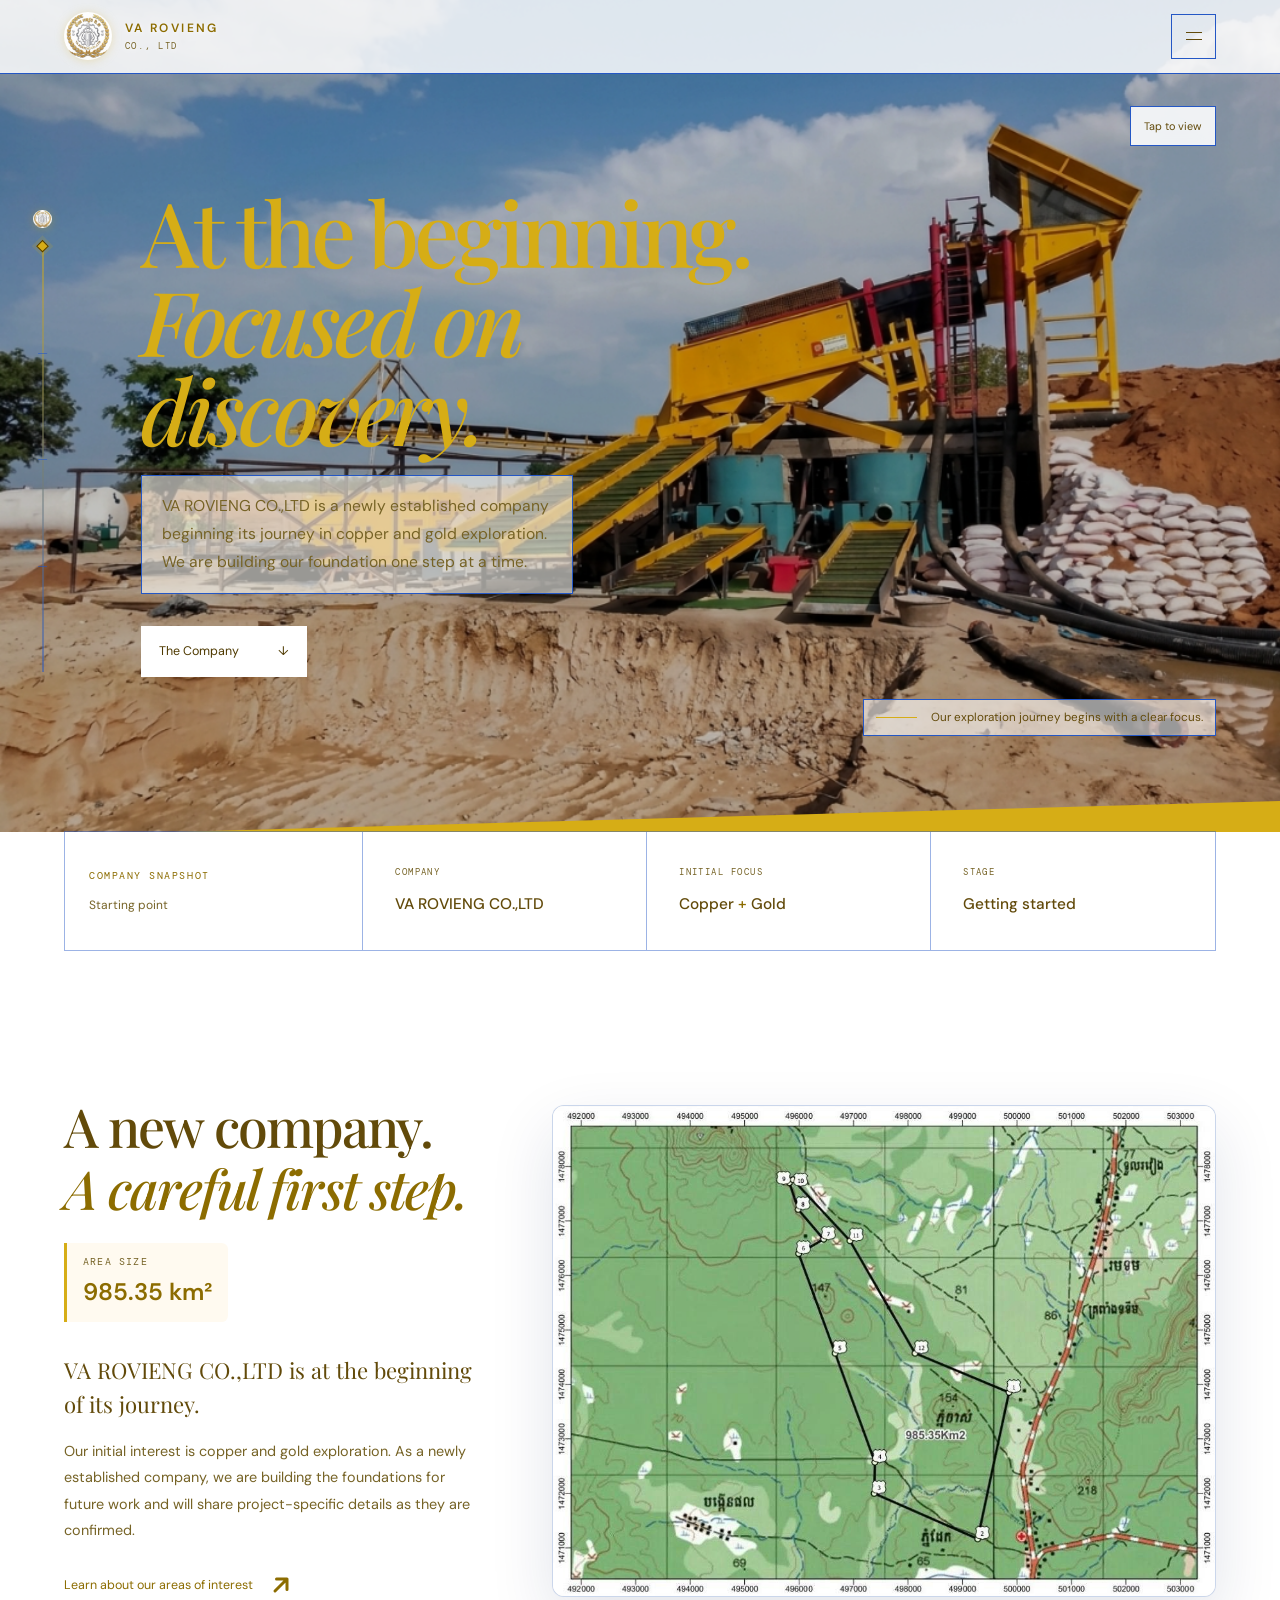
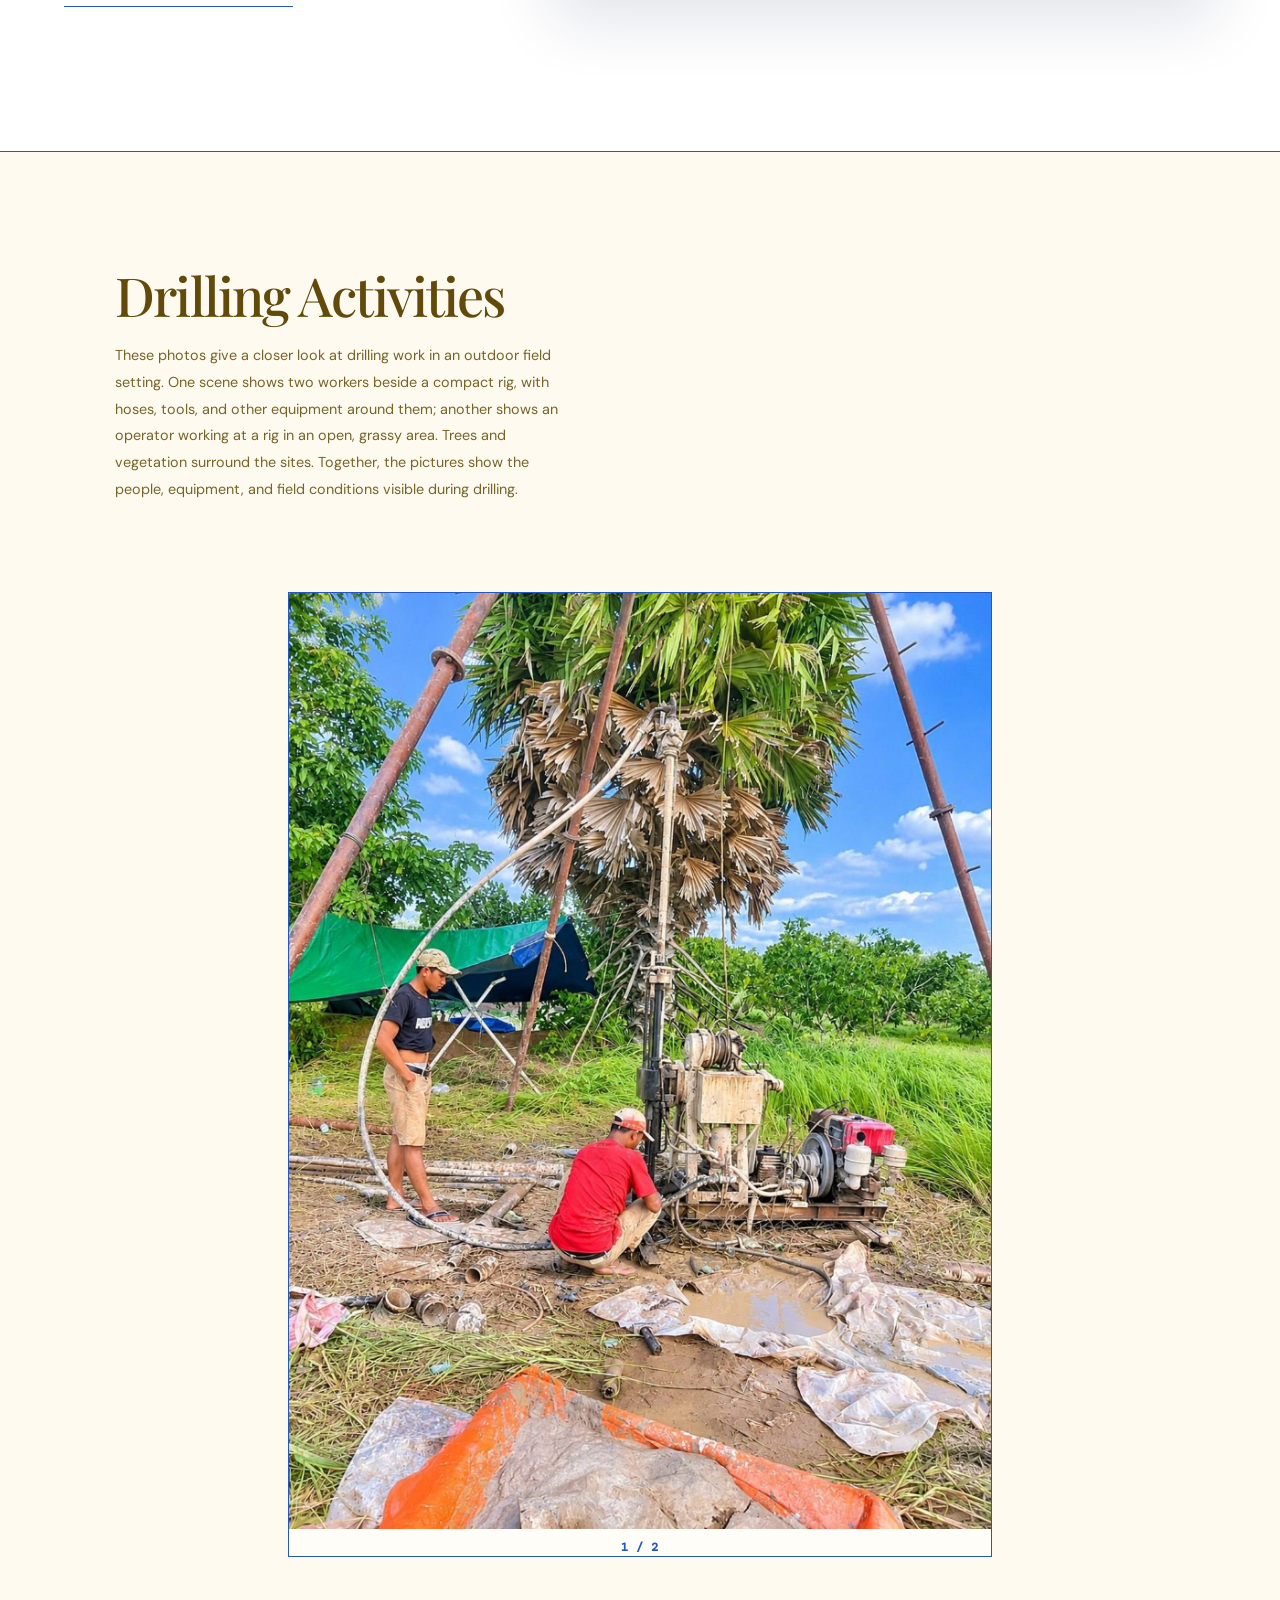
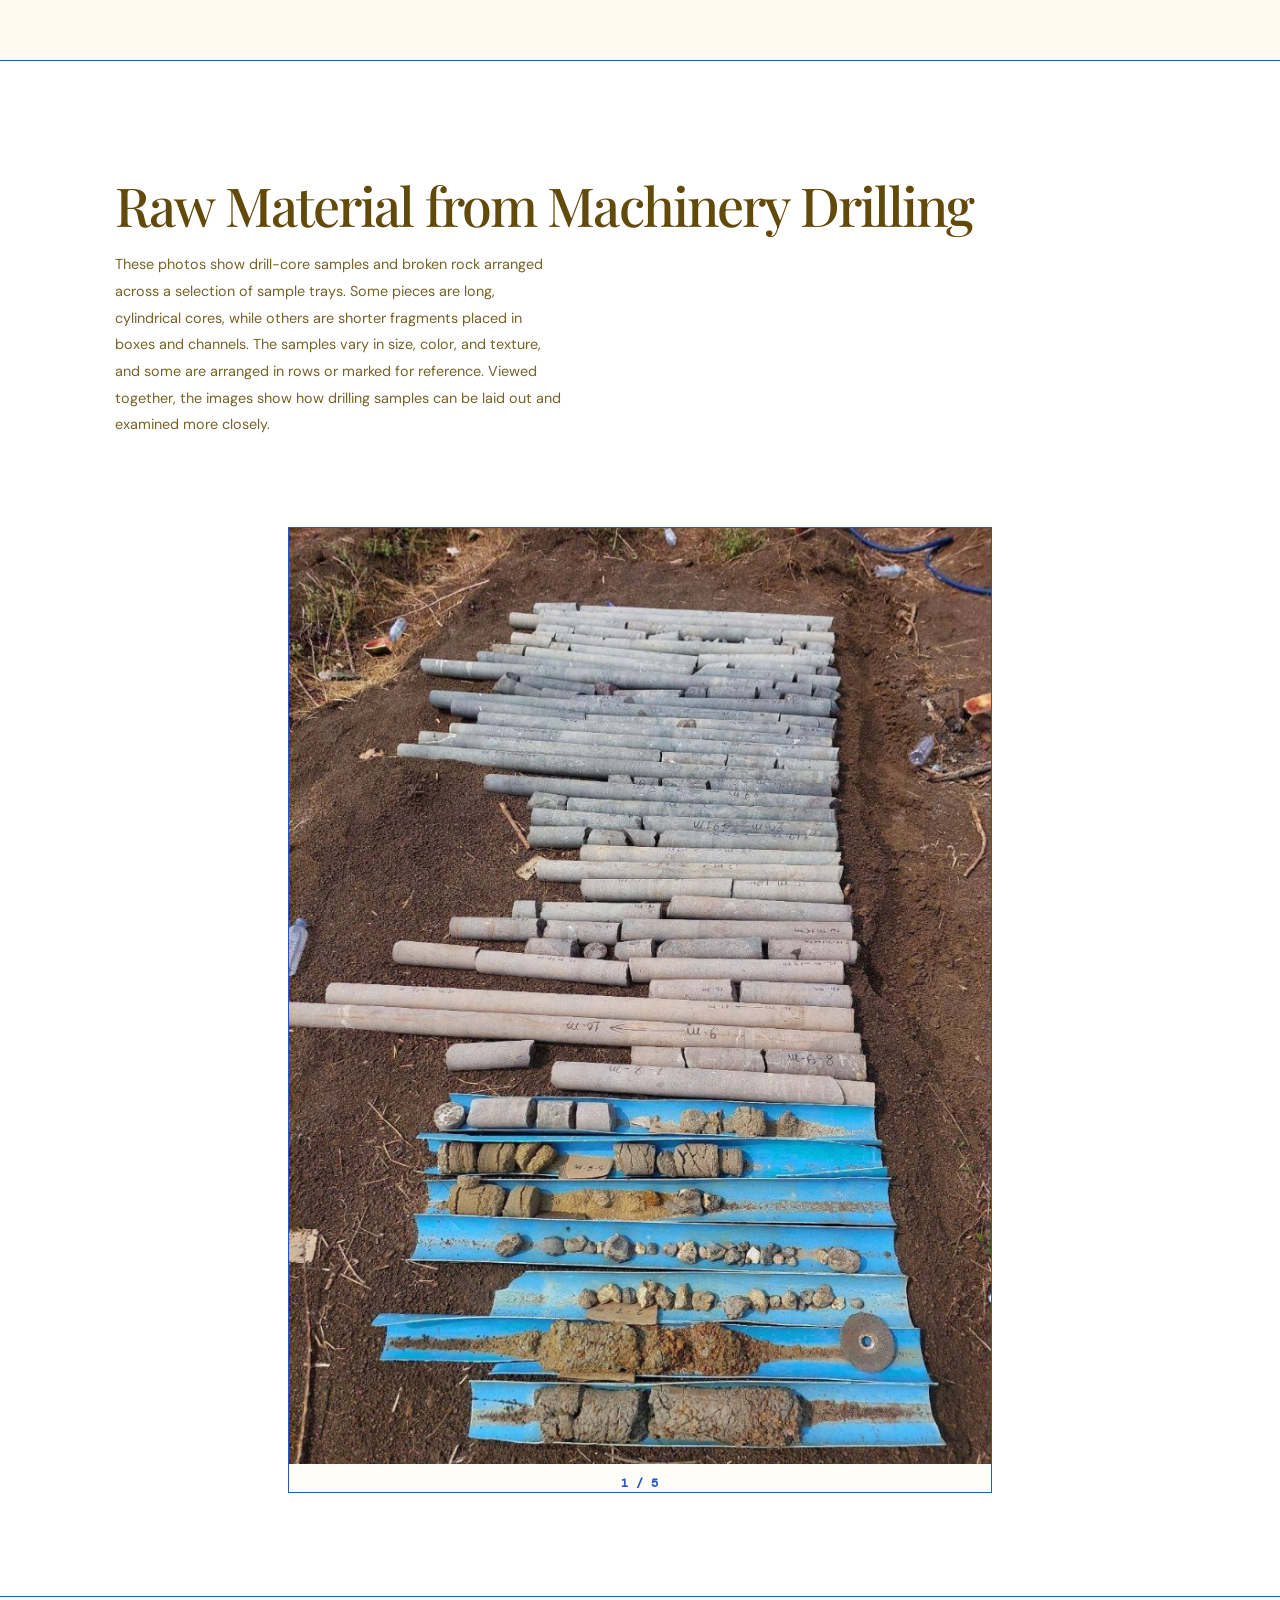
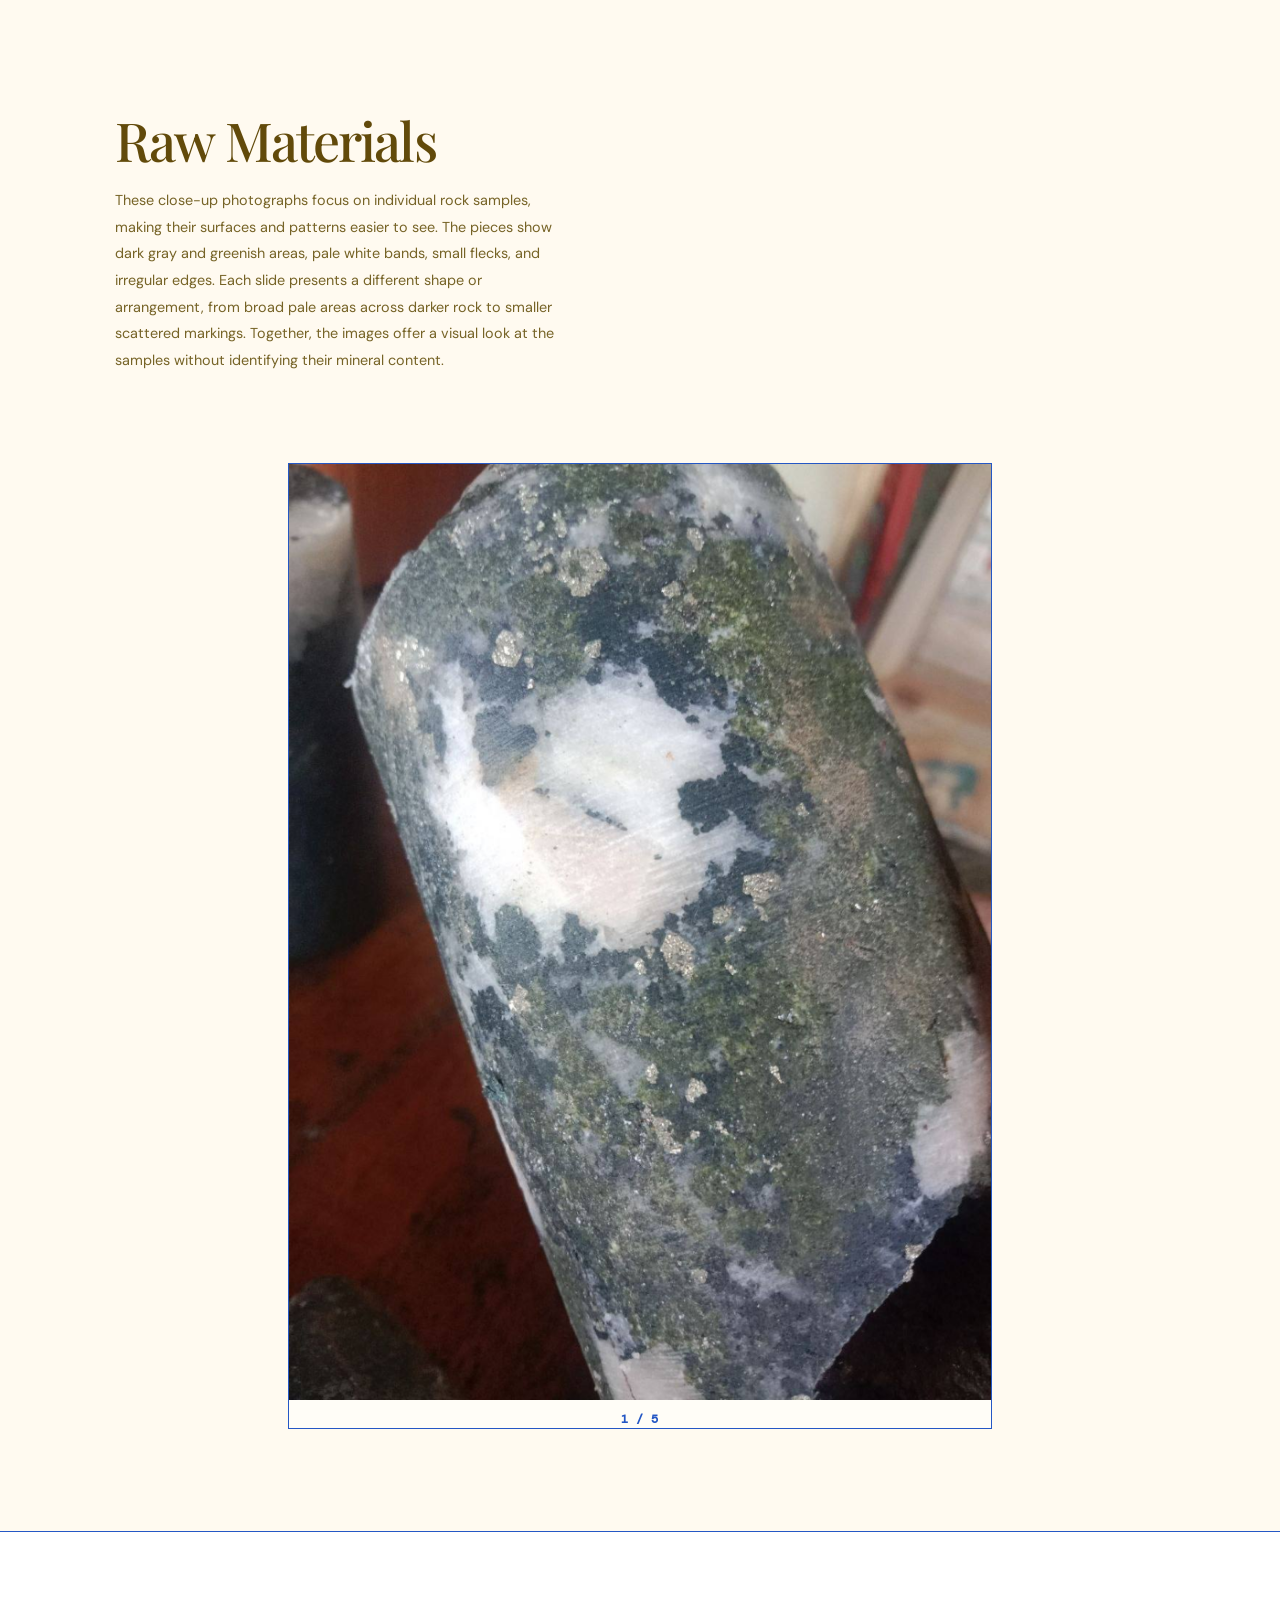
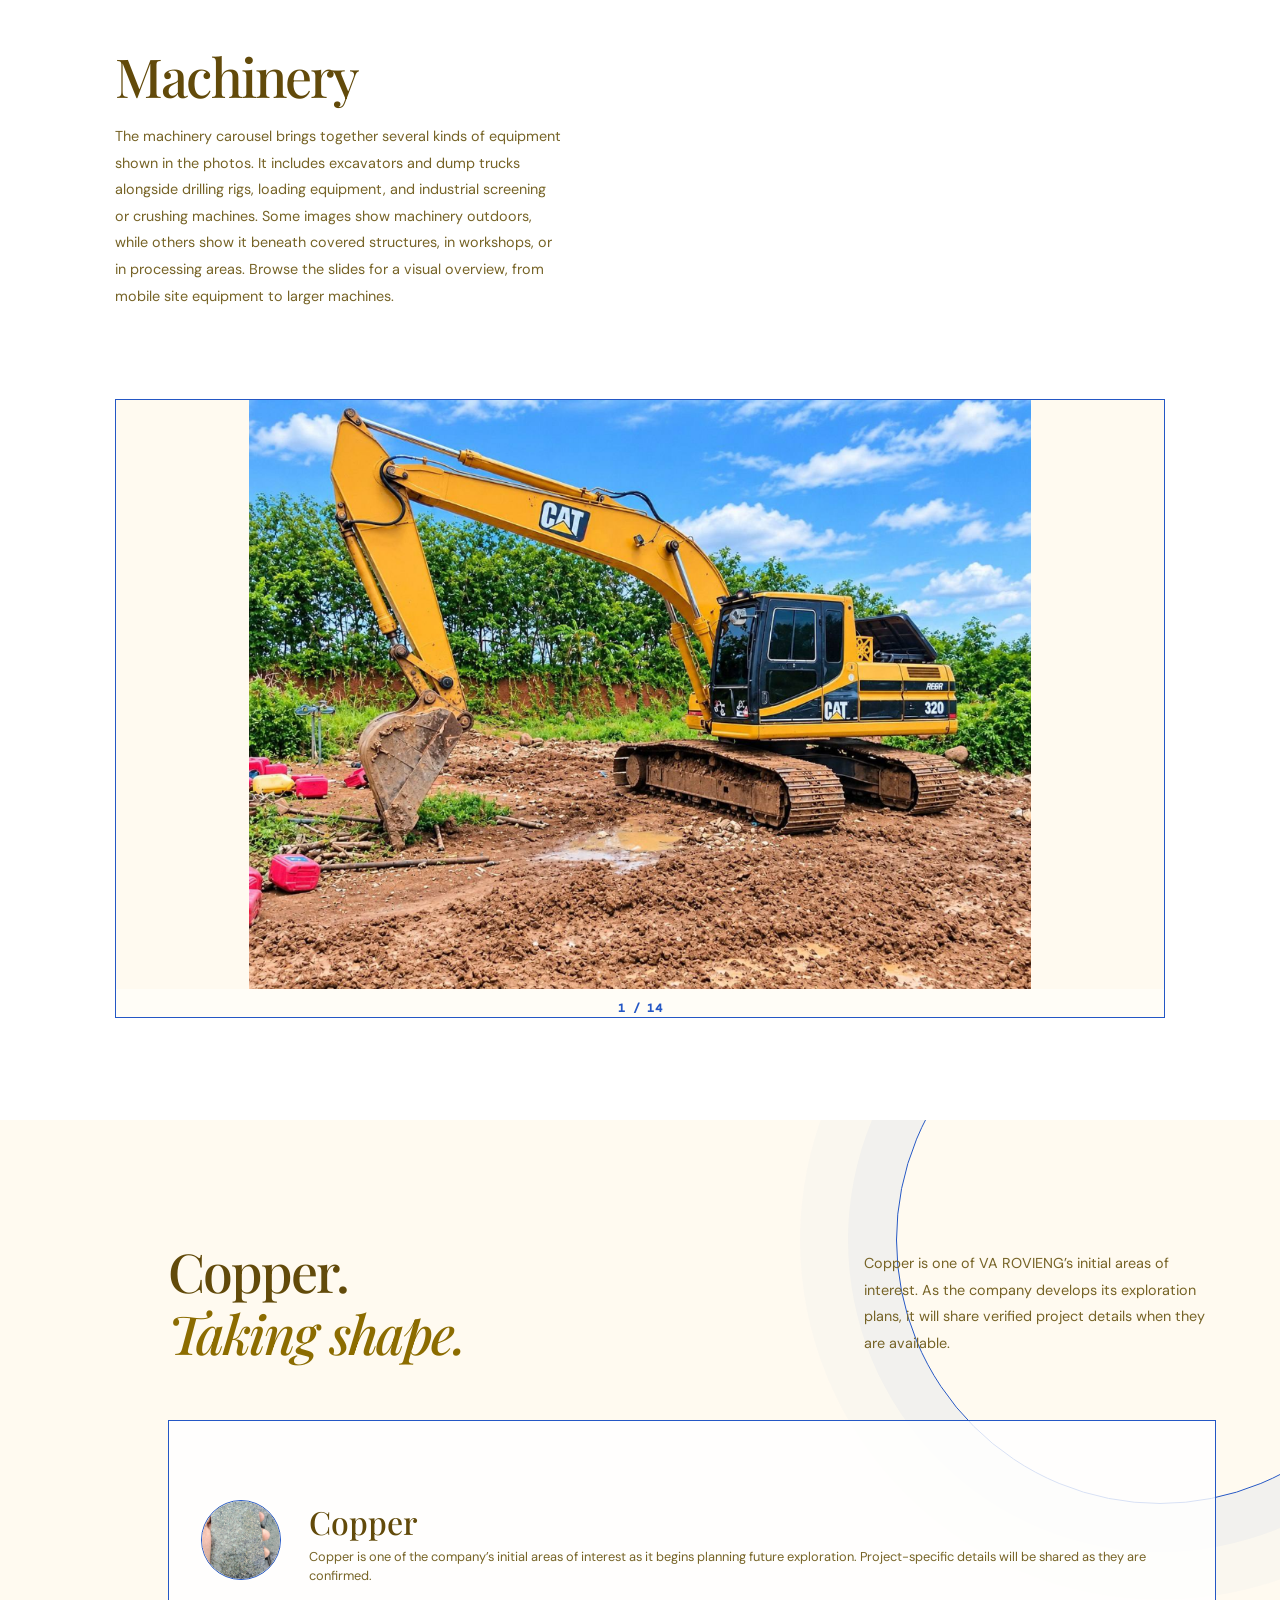
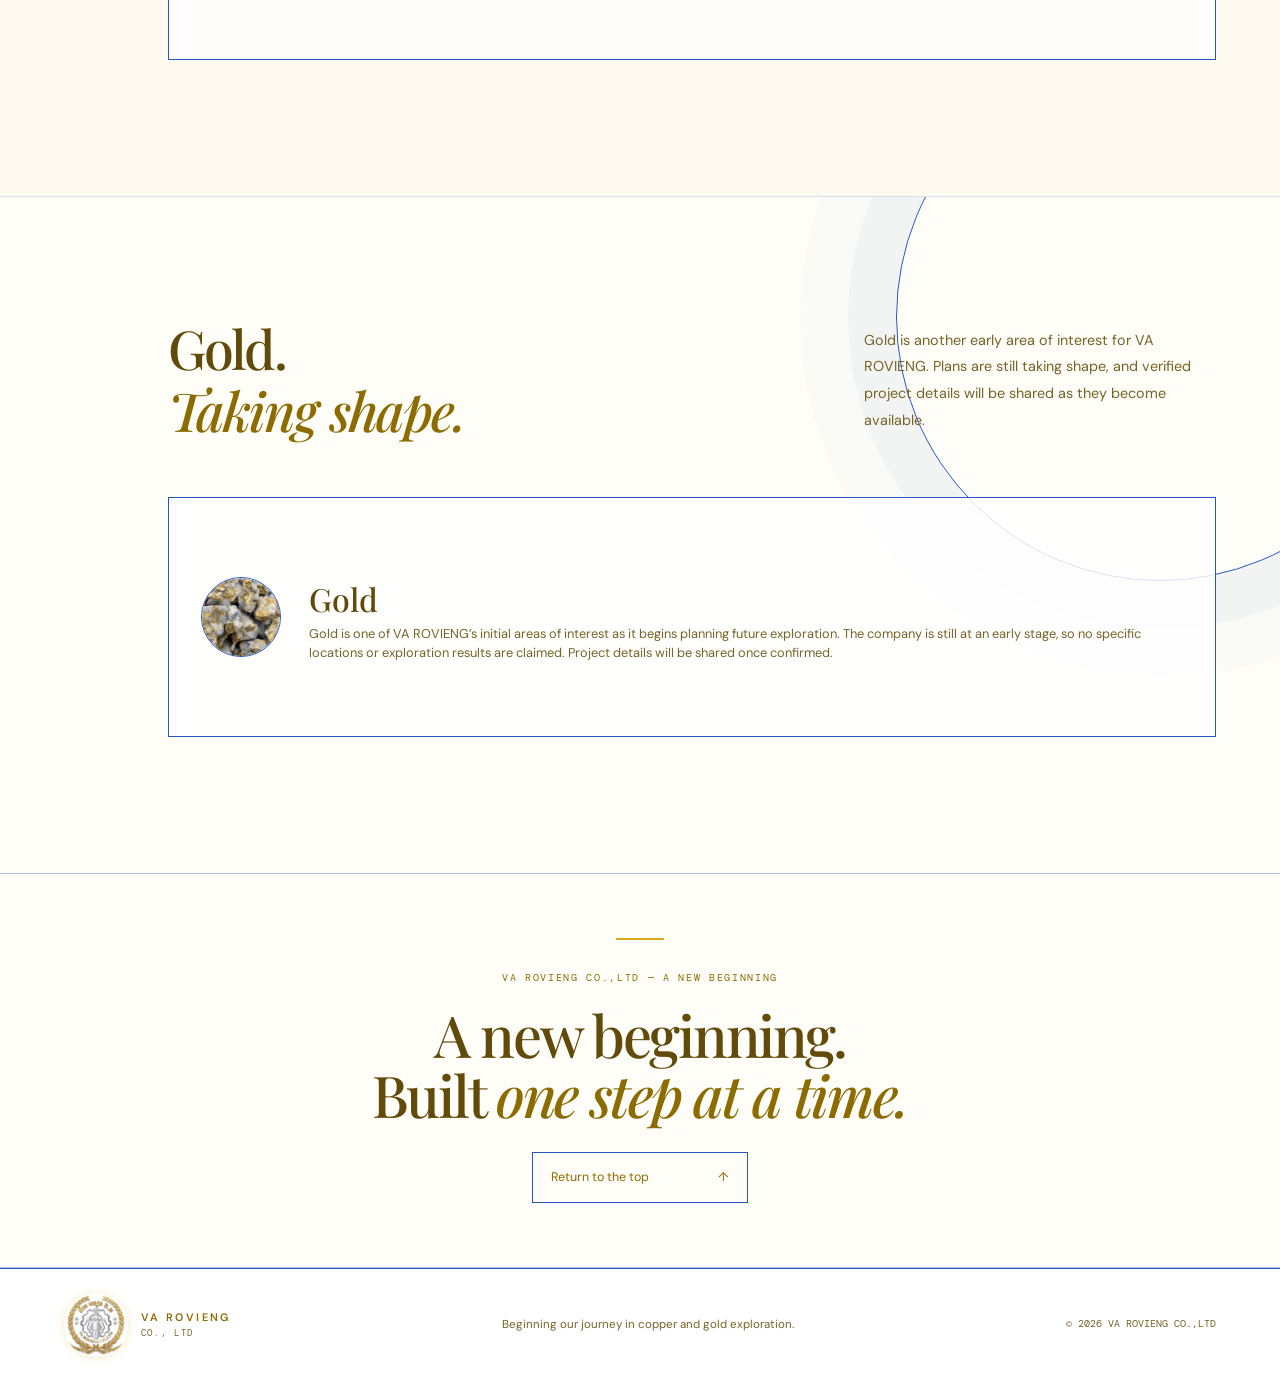
<file: index.html>
<!doctype html>
<html lang="en">
  <head>
    <meta charset="UTF-8" />
    <meta name="viewport" content="width=device-width, initial-scale=1" />
    <meta
      name="description"
      content="VA ROVIENG CO.,LTD is a newly established company beginning its journey in copper and gold exploration."
    />
    <meta name="theme-color" content="#ffffff" />
    <meta name="apple-mobile-web-app-capable" content="yes" />
    <meta name="apple-mobile-web-app-title" content="VA ROVIENG" />
    <title>VA ROVIENG CO.,LTD — A New Beginning</title>
    <link rel="manifest" href="manifest.webmanifest" />
    <link rel="apple-touch-icon" sizes="180x180" href="images/va-rovieng-icon-180.png" />
    <link rel="icon" type="image/png" sizes="48x48" href="images/va-rovieng-favicon-48.png" />
    <link rel="icon" type="image/png" sizes="192x192" href="images/va-rovieng-icon-192.png" />
    <link rel="preconnect" href="https://fonts.googleapis.com" />
    <link rel="preconnect" href="https://fonts.gstatic.com" crossorigin />
    <link
      href="https://fonts.googleapis.com/css2?family=DM+Mono:wght@400;500&family=DM+Sans:wght@400;500;600;700&family=Playfair+Display:wght@500;600&display=swap"
      rel="stylesheet"
    />
    <link rel="stylesheet" href="vendor/bootstrap-5.3.9/bootstrap.min.css" />
    <link rel="stylesheet" href="styles.css" />
    <script src="vendor/bootstrap-5.3.9/bootstrap.bundle.min.js" defer></script>
    <script src="script.js" defer></script>
  </head>
  <body>
    <div class="page-transition-overlay" aria-hidden="true"></div>
    <a class="skip-link" href="#main">Skip to content</a>

    <div class="page-scrollbar">
      <img class="page-scrollbar-logo" src="images/va-rovieng-logo-cropped.png" alt="" />
      <div
        class="page-scrollbar-track"
        role="scrollbar"
        tabindex="0"
        aria-label="Page scroll position"
        aria-controls="main"
        aria-orientation="vertical"
        aria-valuemin="0"
        aria-valuemax="100"
        aria-valuenow="0"
      >
        <span class="page-scrollbar-line" aria-hidden="true">
          <span class="page-scrollbar-tick page-scrollbar-tick--quarter"></span>
          <span class="page-scrollbar-tick page-scrollbar-tick--half"></span>
          <span class="page-scrollbar-tick page-scrollbar-tick--three-quarter"></span>
          <span class="page-scrollbar-thumb"></span>
        </span>
      </div>
    </div>

    <header class="site-header">
      <div class="brand">
        <button class="brand-logo-trigger" type="button" aria-label="View VA ROVIENG logo full size">
          <img class="brand-logo" src="images/va-rovieng-logo-cropped.png" alt="" />
        </button>
        <a class="brand-copy" href="#top" aria-label="VA ROVIENG home">
          <strong>VA ROVIENG</strong>
          <span>CO., LTD</span>
        </a>
      </div>

      <button
        class="menu-toggle"
        type="button"
        aria-expanded="false"
        aria-controls="primary-nav"
        aria-label="Open navigation menu"
      >
        <span></span>
        <span></span>
      </button>

      <nav class="primary-nav" id="primary-nav" aria-label="Main navigation">
        <span class="mobile-nav-heading" aria-hidden="true">Explore VA ROVIENG</span>
        <a href="#top" aria-current="page">Home</a>
        <a href="#area-size">Areas of constructions site</a>
        <a href="presentations.html">Credentials &amp; Certifications</a>
        <a href="engineer.html">Engineer</a>
        <a href="scientific-researcher.html">Scientific Researcher</a>
        <a class="nav-cta" href="guiding-documents.html">
          Guiding Documents
        </a>
      </nav>
    </header>
    <main id="main">
      <section class="hero" id="top" aria-labelledby="hero-title">
        <button
          class="hero-slides hero-photo-trigger"
          type="button"
          aria-label="View current exploration image full size"
        >
          <img
            class="hero-slide is-active"
            src="images/hero-processing-equipment.png"
            alt=""
            data-caption="Exploration equipment photo"
            fetchpriority="high"
            decoding="async"
          />
          <img
            class="hero-slide"
            src="images/hero-drill-core-samples.png"
            alt=""
            data-caption="Drill core sample photo"
            decoding="async"
          />
          <img
            class="hero-slide"
            src="images/hero-mineral-sample.png"
            alt=""
            data-caption="Mineral sample photo"
            decoding="async"
          />
          <span class="photo-viewer-hint" aria-hidden="true">
            Tap to view
          </span>
        </button>
        <div class="hero-content">
          <h1 id="hero-title">At the beginning.<br /><em>Focused on discovery.</em></h1>
          <p class="hero-summary">
            VA ROVIENG CO.,LTD is a newly established company beginning its
            journey in copper and gold exploration. We are building our
            foundation one step at a time.
          </p>
          <a class="button button-light" href="#overview">
            The Company <span aria-hidden="true">↓</span>
          </a>
        </div>
        <div class="hero-caption">
          <span class="caption-rule"></span>
          <span>Our exploration journey begins with a clear focus.</span>
        </div>
      </section>

      <section class="project-strip" id="project" aria-label="Company at a glance">
        <div class="strip-heading">
          <span class="eyebrow">Company snapshot</span>
          <span class="strip-note">Starting point</span>
        </div>
        <div class="strip-item">
          <span class="data-label">Company</span>
          <strong>VA ROVIENG CO.,LTD</strong>
        </div>
        <div class="strip-item">
          <span class="data-label">Initial focus</span>
          <strong>Copper <i>+</i> Gold</strong>
        </div>
        <div class="strip-item">
          <span class="data-label">Stage</span>
          <strong>Getting started</strong>
        </div>
      </section>

      <section class="overview section-wrap" id="overview">
        <div class="overview-grid">
          <h2>A new company.<br /><em>A careful first step.</em></h2>
          <div class="map-area-label">
            <span>Area size</span>
            <strong>985.35 km²</strong>
          </div>
          <div class="overview-copy">
            <p class="lead">
              VA ROVIENG CO.,LTD is at the beginning of its journey.
            </p>
            <p>
              Our initial interest is copper and gold exploration. As a newly
              established company, we are building the foundations for future
              work and will share project-specific details as they are
              confirmed.
            </p>
            <a class="text-link" href="#focus">
              Learn about our areas of interest
              <svg class="icon-arrow" viewBox="0 0 16 16" aria-hidden="true" focusable="false">
                <path d="M4 12 12 4M5 4H12V11" />
              </svg>
            </a>
          </div>
        </div>
        <figure class="overview-visual" id="area-size">
          <button
            class="project-map-trigger"
            type="button"
            aria-label="View and zoom the project-area map"
          >
            <img
              class="project-map"
              src="images/project-area-map.jpg"
              alt="Provided project-area map with boundary markers and coordinate grid"
            />
            <span class="project-map-hint">Click or tap to view and zoom</span>
          </button>
        </figure>
      </section>

      <section class="field-update" id="drilling-activities" aria-labelledby="drilling-activities-title">
        <div class="field-update-inner">
          <div class="field-update-copy">
            <h2 id="drilling-activities-title">Drilling Activities</h2>
            <p>
              These photos give a closer look at drilling work in an outdoor
              field setting. One scene shows two workers beside a compact rig,
              with hoses, tools, and other equipment around them; another shows
              an operator working at a rig in an open, grassy area. Trees and
              vegetation surround the sites. Together, the pictures show the
              people, equipment, and field conditions visible during drilling.
            </p>
          </div>
          <div
            class="field-carousel field-carousel--portrait"
            role="region"
            aria-roledescription="carousel"
            aria-label="Drilling activity photos"
          >
            <div
              class="field-carousel-frame"
              tabindex="0"
              aria-label="Swipe, drag, or use the arrow keys to view drilling activity photos"
            >
              <div class="field-carousel-track">
                <img
                  class="field-carousel-slide is-active"
                  src="images/drilling-activities-01.png"
                  alt="Two workers operating a drilling rig at a site among trees"
                  fetchpriority="high"
                  decoding="async"
                  draggable="false"
                />
                <img
                  class="field-carousel-slide"
                  src="images/drilling-activities-02.png"
                  alt="A worker operating a drilling rig in a green field"
                  loading="lazy"
                  decoding="async"
                  draggable="false"
                />
              </div>
            </div>
            <div class="field-carousel-status">
              <span class="field-carousel-counter" aria-live="polite" aria-atomic="true">1 / 2</span>
              <span class="field-carousel-hint">Swipe or drag to browse</span>
            </div>
          </div>
        </div>
      </section>

      <section
        class="field-update"
        id="raw-material-from-machinery-drilling"
        aria-labelledby="raw-material-from-machinery-drilling-title"
      >
        <div class="field-update-inner">
          <div class="field-update-copy">
            <h2 id="raw-material-from-machinery-drilling-title">Raw Material from Machinery Drilling</h2>
            <p>
              These photos show drill-core samples and broken rock arranged
              across a selection of sample trays. Some pieces are long,
              cylindrical cores, while others are shorter fragments placed in
              boxes and channels. The samples vary in size, color, and texture,
              and some are arranged in rows or marked for reference. Viewed
              together, the images show how drilling samples can be laid out
              and examined more closely.
            </p>
          </div>
          <div
            class="field-carousel field-carousel--portrait"
            role="region"
            aria-roledescription="carousel"
            aria-label="Raw material and drill-core photos"
          >
            <div
              class="field-carousel-frame"
              tabindex="0"
              aria-label="Swipe, drag, or use the arrow keys to view raw material photos"
            >
              <div class="field-carousel-track">
                <img
                  class="field-carousel-slide is-active"
                  src="images/raw-material-from-machinery-drilling-02.png"
                  alt="Drill cores and rock samples arranged in rows outdoors"
                  fetchpriority="high"
                  decoding="async"
                  draggable="false"
                />
                <img
                  class="field-carousel-slide"
                  src="images/raw-material-from-machinery-drilling-03.png"
                  alt="Rock fragments sorted in sample trays"
                  loading="lazy"
                  decoding="async"
                  draggable="false"
                />
                <img
                  class="field-carousel-slide"
                  src="images/raw-material-from-machinery-drilling-04.png"
                  alt="Drill samples and sediment in a field tray"
                  loading="lazy"
                  decoding="async"
                  draggable="false"
                />
                <img
                  class="field-carousel-slide"
                  src="images/raw-material-from-machinery-drilling-05.png"
                  alt="Rock and core samples arranged in several trays"
                  loading="lazy"
                  decoding="async"
                  draggable="false"
                />
                <img
                  class="field-carousel-slide"
                  src="images/raw-material-from-machinery-drilling-06.png"
                  alt="Labeled cylindrical drill-core samples in a wooden tray"
                  loading="lazy"
                  decoding="async"
                  draggable="false"
                />
              </div>
            </div>
            <div class="field-carousel-status">
              <span class="field-carousel-counter" aria-live="polite" aria-atomic="true">1 / 5</span>
              <span class="field-carousel-hint">Swipe or drag to browse</span>
            </div>
          </div>
        </div>
      </section>

      <section class="field-update" id="raw-materials" aria-labelledby="raw-materials-title">
        <div class="field-update-inner">
          <div class="field-update-copy">
            <h2 id="raw-materials-title">Raw Materials</h2>
            <p>
              These close-up photographs focus on individual rock samples,
              making their surfaces and patterns easier to see. The pieces show
              dark gray and greenish areas, pale white bands, small flecks, and
              irregular edges. Each slide presents a different shape or
              arrangement, from broad pale areas across darker rock to smaller
              scattered markings. Together, the images offer a visual look at
              the samples without identifying their mineral content.
            </p>
          </div>
          <div
            class="field-carousel field-carousel--portrait"
            role="region"
            aria-roledescription="carousel"
            aria-label="Raw material sample photos"
          >
            <div
              class="field-carousel-frame"
              tabindex="0"
              aria-label="Swipe, drag, or use the arrow keys to view raw material sample photos"
            >
              <div class="field-carousel-track">
                <img
                  class="field-carousel-slide is-active"
                  src="images/raw-materials-01.png"
                  alt="Close-up of a dark gray rock sample with pale bands"
                  decoding="async"
                  draggable="false"
                />
                <img
                  class="field-carousel-slide"
                  src="images/raw-materials-02.png"
                  alt="Cross-section of a gray rock sample with white bands"
                  loading="lazy"
                  decoding="async"
                  draggable="false"
                />
                <img
                  class="field-carousel-slide"
                  src="images/raw-materials-03.png"
                  alt="Close-up of a gray rock sample with pale veins"
                  loading="lazy"
                  decoding="async"
                  draggable="false"
                />
                <img
                  class="field-carousel-slide"
                  src="images/raw-materials-04.png"
                  alt="Dark rock sample with pale veins and metallic-looking flecks"
                  loading="lazy"
                  decoding="async"
                  draggable="false"
                />
                <img
                  class="field-carousel-slide"
                  src="images/raw-materials-05.png"
                  alt="Long gray rock sample with pale bands and flecks"
                  loading="lazy"
                  decoding="async"
                  draggable="false"
                />
              </div>
            </div>
            <div class="field-carousel-status">
              <span class="field-carousel-counter" aria-live="polite" aria-atomic="true">1 / 5</span>
              <span class="field-carousel-hint">Swipe or drag to browse</span>
            </div>
          </div>
        </div>
      </section>

      <section class="field-update" id="machinery" aria-labelledby="machinery-title">
        <div class="field-update-inner">
          <div class="field-update-copy">
            <h2 id="machinery-title">Machinery</h2>
            <p>
              The machinery carousel brings together several kinds of
              equipment shown in the photos. It includes excavators and dump
              trucks alongside drilling rigs, loading equipment, and industrial
              screening or crushing machines. Some images show machinery
              outdoors, while others show it beneath covered structures, in
              workshops, or in processing areas. Browse the slides for a visual
              overview, from mobile site equipment to larger machines.
            </p>
          </div>
          <div
            class="field-carousel"
            role="region"
            aria-roledescription="carousel"
            aria-label="Machinery photos"
          >
            <div
              class="field-carousel-frame"
              tabindex="0"
              aria-label="Swipe, drag, or use the arrow keys to view machinery photos"
            >
              <div class="field-carousel-track">
                <img class="field-carousel-slide is-active" src="images/machinery-01.png" alt="Yellow excavator at a work area" fetchpriority="high" decoding="async" draggable="false" />
                <img class="field-carousel-slide" src="images/machinery-02.png" alt="Dump trucks beneath a covered structure" loading="lazy" decoding="async" draggable="false" />
                <img class="field-carousel-slide" src="images/machinery-03.png" alt="Yellow drilling equipment" loading="lazy" decoding="async" draggable="false" />
                <img class="field-carousel-slide" src="images/machinery-04.png" alt="Machinery being loaded onto trucks" loading="lazy" decoding="async" draggable="false" />
                <img class="field-carousel-slide" src="images/machinery-05.png" alt="Large industrial machinery" loading="lazy" decoding="async" draggable="false" />
                <img class="field-carousel-slide" src="images/machinery-07.png" alt="Machinery inside a workshop" loading="lazy" decoding="async" draggable="false" />
                <img class="field-carousel-slide" src="images/machinery-08.png" alt="Yellow drilling machine" loading="lazy" decoding="async" draggable="false" />
                <img class="field-carousel-slide" src="images/machinery-09.png" alt="Industrial crushing machine" loading="lazy" decoding="async" draggable="false" />
                <img class="field-carousel-slide" src="images/machinery-10.png" alt="Drilling rig outdoors" loading="lazy" decoding="async" draggable="false" />
                <img class="field-carousel-slide" src="images/machinery-11.png" alt="Large rusted wheel assembly beside gravel at an outdoor work site" loading="lazy" decoding="async" draggable="false" />
                <img class="field-carousel-slide" src="images/machinery-12.png" alt="Green industrial hopper and motor on a concrete pad" loading="lazy" decoding="async" draggable="false" />
                <img class="field-carousel-slide" src="images/machinery-13.png" alt="Diesel generator set beneath a shelter" loading="lazy" decoding="async" draggable="false" />
                <img class="field-carousel-slide" src="images/machinery-14.png" alt="Large industrial machine in a covered work area" loading="lazy" decoding="async" draggable="false" />
                <img class="field-carousel-slide" src="images/machinery-15.png" alt="Metal screening platform with rock pieces on top" loading="lazy" decoding="async" draggable="false" />
              </div>
            </div>
            <div class="field-carousel-status">
              <span class="field-carousel-counter" aria-live="polite" aria-atomic="true">1 / 14</span>
              <span class="field-carousel-hint">Swipe or drag to browse</span>
            </div>
          </div>
        </div>
      </section>

      <section class="focus-section" id="focus" aria-labelledby="copper-title">
        <div class="section-wrap focus-inner">
          <div class="focus-heading">
            <h2>Copper.<br /><em>Taking shape.</em></h2>
            <p>
              Copper is one of VA ROVIENG’s initial areas of interest. As the
              company develops its exploration plans, it will share verified
              project details when they are available.
            </p>
          </div>
          <div class="metal-grid">
            <article class="metal-card metal-copper">
              <button
                class="metal-photo-trigger field-photo-trigger"
                type="button"
                data-photo-src="images/copper-sample.jpg"
                data-photo-caption="Copper sample photo"
                aria-label="View full-size copper sample photo"
              >
                <img class="metal-symbol metal-photo" src="images/copper-sample.jpg" alt="" />
              </button>
              <div>
                <h2 id="copper-title">Copper</h2>
                <p>
                  Copper is one of the company’s initial areas of interest as
                  it begins planning future exploration. Project-specific
                  details will be shared as they are confirmed.
                </p>
              </div>
            </article>
          </div>
        </div>
      </section>

      <section
        class="focus-section focus-section--gold"
        id="gold"
        aria-labelledby="gold-section-title"
      >
        <div class="section-wrap focus-inner">
          <div class="focus-heading">
            <h2 id="gold-section-title">Gold.<br /><em>Taking shape.</em></h2>
            <p>
              Gold is another early area of interest for VA ROVIENG. Plans are
              still taking shape, and verified project details will be shared
              as they become available.
            </p>
          </div>
          <div class="metal-grid">
            <article class="metal-card metal-gold">
              <button
                class="metal-photo-trigger field-photo-trigger"
                type="button"
                data-photo-src="images/gold-sample.jpg"
                data-photo-caption="Gold-bearing rock sample photo"
                aria-label="View full-size gold sample photo"
              >
                <img class="metal-symbol metal-photo" src="images/gold-sample.jpg" alt="" />
              </button>
              <div>
                <h2>Gold</h2>
                <p>
                  Gold is one of VA ROVIENG’s initial areas of interest as it
                  begins planning future exploration. The company is still at
                  an early stage, so no specific locations or exploration
                  results are claimed. Project details will be shared once
                  confirmed.
                </p>
              </div>
            </article>
          </div>
        </div>
      </section>

      <section class="closing">
        <div class="closing-content">
          <span class="eyebrow">VA ROVIENG CO.,LTD — A new beginning</span>
          <h2>A new beginning.<br />Built <em>one step at a time.</em></h2>
          <a class="button button-outline" href="#top">
            Return to the top <span aria-hidden="true">↑</span>
          </a>
        </div>
      </section>

    </main>

    <dialog class="photo-dialog" aria-labelledby="photo-dialog-caption">
      <button class="photo-dialog-close" type="button" aria-label="Close photo viewer">×</button>
      <div class="photo-dialog-controls" aria-label="Image zoom controls">
        <div class="photo-zoom-group">
          <button class="photo-zoom-out" type="button" aria-label="Zoom out">−</button>
          <output class="photo-zoom-level" aria-live="polite">100%</output>
          <button class="photo-zoom-in" type="button" aria-label="Zoom in">+</button>
        </div>
        <span>Click, scroll or pinch to zoom. Drag to move.</span>
      </div>
      <figure>
        <div class="photo-dialog-stage">
          <div class="photo-dialog-viewport">
            <img id="photo-dialog-image" alt="" />
          </div>
          <button class="photo-previous" type="button" aria-label="Previous image">‹</button>
          <button class="photo-next" type="button" aria-label="Next image">›</button>
        </div>
        <figcaption><span id="photo-dialog-caption"></span><span class="photo-navigation-status" role="status"></span></figcaption>
      </figure>
    </dialog>
    <footer class="site-footer">
      <div class="brand footer-brand">
        <button class="brand-logo-trigger" type="button" aria-label="View VA ROVIENG logo full size">
          <img class="brand-logo" src="images/va-rovieng-logo-cropped.png" alt="" />
        </button>
        <a class="brand-copy" href="#top" aria-label="VA ROVIENG home">
          <strong>VA ROVIENG</strong>
          <span>CO., LTD</span>
        </a>
      </div>
      <p>Beginning our journey in copper and gold exploration.</p>
      <span class="footer-copy">© <span id="current-year"></span> VA ROVIENG CO.,LTD</span>
    </footer>
  </body>
</html>
</file>
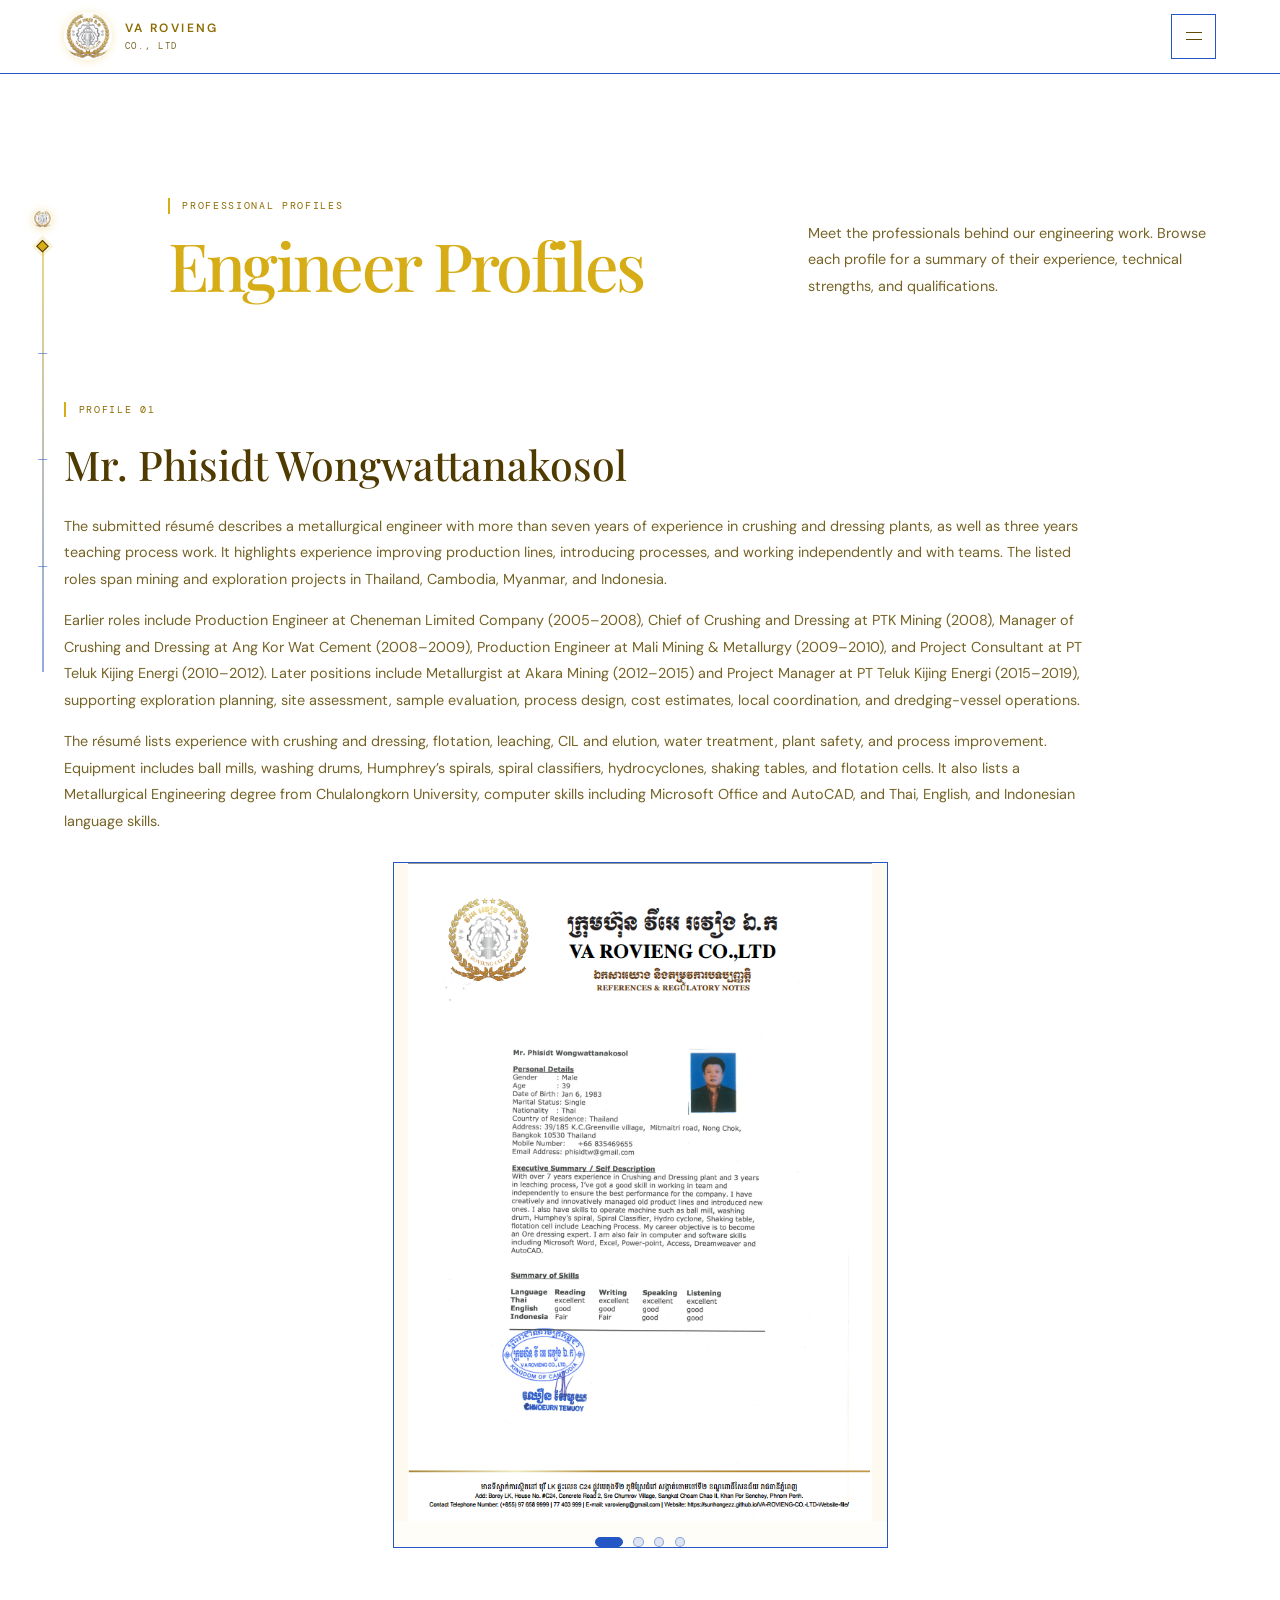
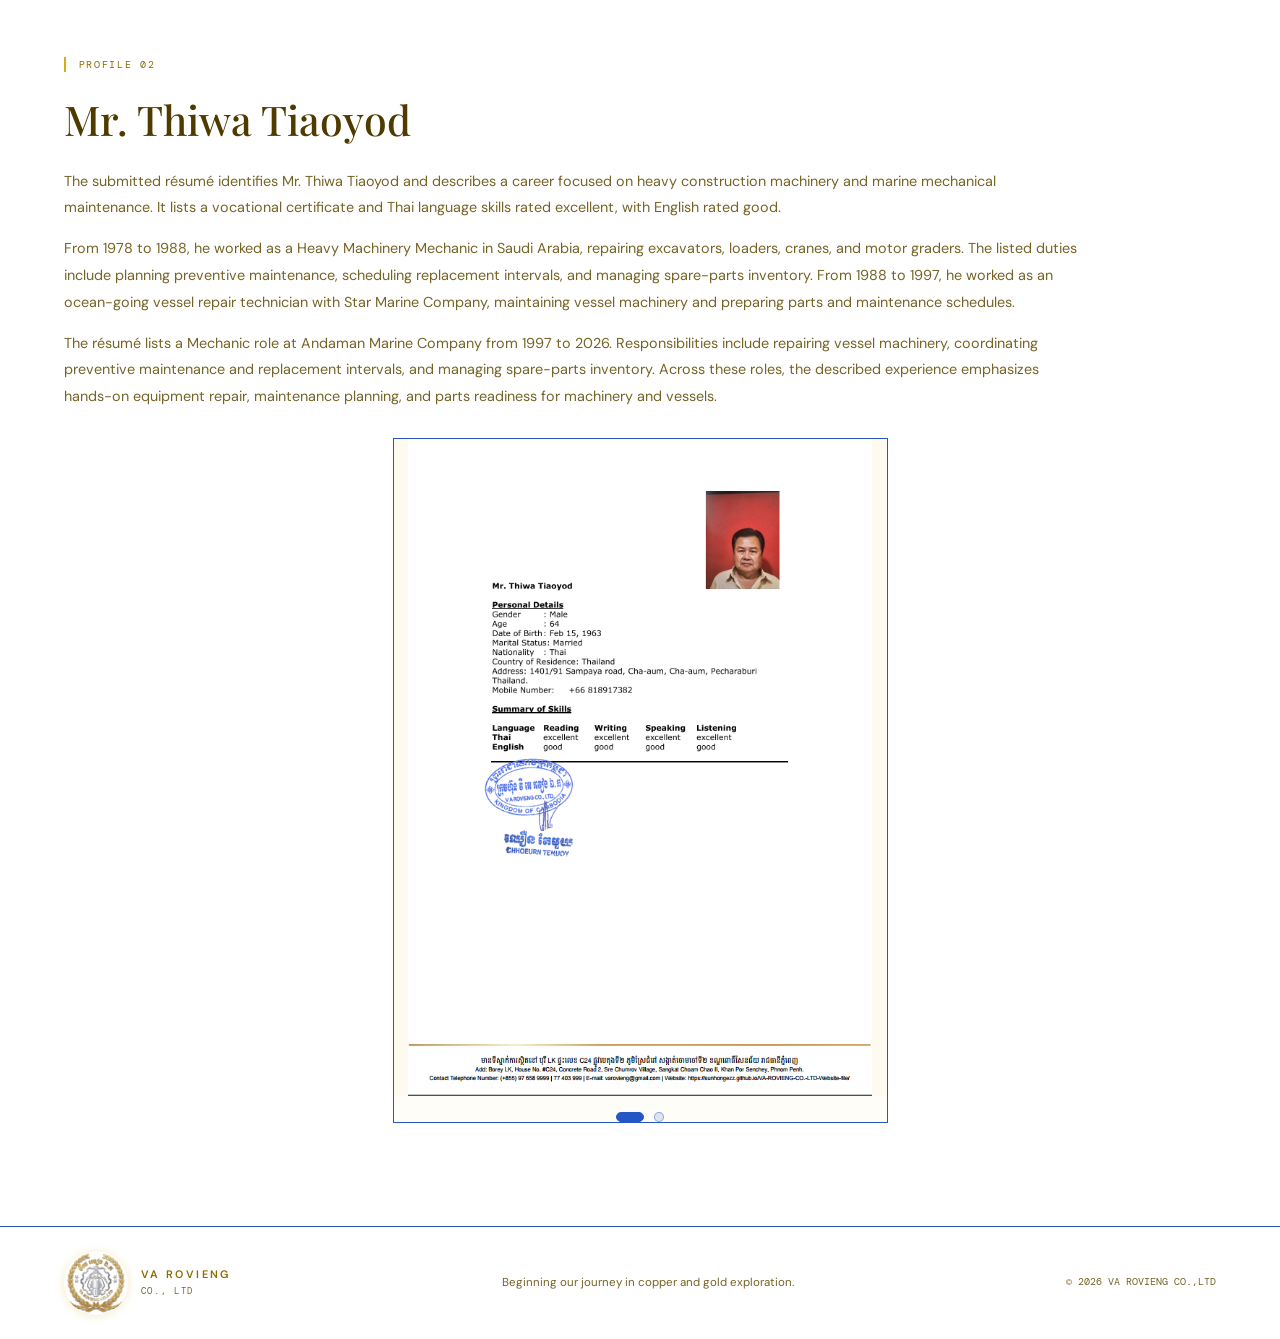
<file: engineer.html>
<!doctype html>
<html lang="en">
  <head>
    <meta charset="UTF-8" />
    <meta name="viewport" content="width=device-width, initial-scale=1" />
    <meta name="description" content="Meet the engineers and explore their professional experience and qualifications." />
    <meta name="theme-color" content="#ffffff" />
    <meta name="apple-mobile-web-app-capable" content="yes" />
    <meta name="apple-mobile-web-app-title" content="VA ROVIENG" />
    <title>Engineer Profiles &mdash; VA ROVIENG</title>
    <link rel="manifest" href="manifest.webmanifest" />
    <link rel="apple-touch-icon" sizes="180x180" href="images/va-rovieng-icon-180.png" />
    <link rel="icon" type="image/png" sizes="48x48" href="images/va-rovieng-favicon-48.png" />
    <link rel="icon" type="image/png" sizes="192x192" href="images/va-rovieng-icon-192.png" />
    <link rel="preconnect" href="https://fonts.googleapis.com" />
    <link rel="preconnect" href="https://fonts.gstatic.com" crossorigin />
    <link
      href="https://fonts.googleapis.com/css2?family=DM+Mono:wght@400;500&family=DM+Sans:wght@400;500;600;700&family=Playfair+Display:wght@500;600&display=swap"
      rel="stylesheet"
    />
    <link rel="stylesheet" href="vendor/bootstrap-5.3.9/bootstrap.min.css" />
    <link rel="stylesheet" href="styles.css" />
    <script src="vendor/bootstrap-5.3.9/bootstrap.bundle.min.js" defer></script>
    <script src="script.js" defer></script>
  </head>
  <body>
    <div class="page-transition-overlay" aria-hidden="true"></div>
    <a class="skip-link" href="#main">Skip to content</a>

    <div class="page-scrollbar">
      <img class="page-scrollbar-logo" src="images/va-rovieng-logo-cropped.png" alt="" />
      <div
        class="page-scrollbar-track"
        role="scrollbar"
        tabindex="0"
        aria-label="Page scroll position"
        aria-controls="main"
        aria-orientation="vertical"
        aria-valuemin="0"
        aria-valuemax="100"
        aria-valuenow="0"
      >
        <span class="page-scrollbar-line" aria-hidden="true">
          <span class="page-scrollbar-tick page-scrollbar-tick--quarter"></span>
          <span class="page-scrollbar-tick page-scrollbar-tick--half"></span>
          <span class="page-scrollbar-tick page-scrollbar-tick--three-quarter"></span>
          <span class="page-scrollbar-thumb"></span>
        </span>
      </div>
    </div>

    <header class="site-header">
      <div class="brand">
        <button class="brand-logo-trigger" type="button" aria-label="View VA ROVIENG logo full size">
          <img class="brand-logo" src="images/va-rovieng-logo-cropped.png" alt="" />
        </button>
        <a class="brand-copy" href="index.html#top" aria-label="VA ROVIENG home">
          <strong>VA ROVIENG</strong>
          <span>CO., LTD</span>
        </a>
      </div>

      <button
        class="menu-toggle"
        type="button"
        aria-expanded="false"
        aria-controls="primary-nav"
        aria-label="Open navigation menu"
      >
        <span></span>
        <span></span>
      </button>

      <nav class="primary-nav" id="primary-nav" aria-label="Main navigation">
        <span class="mobile-nav-heading" aria-hidden="true">Explore VA ROVIENG</span>
        <a href="index.html#top">Home</a>
        <a href="index.html#area-size">Areas of constructions site</a>
        <a href="presentations.html">Credentials &amp; Certifications</a>
        <a href="engineer.html" aria-current="page">Engineer</a>
        <a href="scientific-researcher.html">Scientific Researcher</a>
        <a class="nav-cta" href="guiding-documents.html">
          Guiding Documents
        </a>
      </nav>
    </header>

    <main id="main">
      <section class="presentation-page section-wrap engineer-page" id="top" aria-labelledby="engineer-title">
        <div class="presentation-heading">
          <div>
            <span class="credentials-eyebrow">Professional profiles</span>
            <h1 id="engineer-title">Engineer Profiles</h1>
          </div>
          <p>
            Meet the professionals behind our engineering work. Browse each
            profile for a summary of their experience, technical strengths,
            and qualifications.
          </p>
        </div>
      </section>

      <section class="engineer-profile section-wrap" aria-labelledby="engineer-profile-one-title">
        <div class="engineer-profile-heading">
          <div>
            <span class="credentials-eyebrow">Profile 01</span>
            <h2 id="engineer-profile-one-title">Mr. Phisidt Wongwattanakosol</h2>
          </div>
        </div>
        <div class="engineer-profile-description">
          <p>
            The submitted résumé describes a metallurgical engineer with more
            than seven years of experience in crushing and dressing plants, as
            well as three years teaching process work. It highlights experience
            improving production lines, introducing processes, and working
            independently and with teams. The listed roles span mining and
            exploration projects in Thailand, Cambodia, Myanmar, and Indonesia.
          </p>
          <p>
            Earlier roles include Production Engineer at Cheneman Limited
            Company (2005–2008), Chief of Crushing and Dressing at PTK Mining
            (2008), Manager of Crushing and Dressing at Ang Kor Wat Cement
            (2008–2009), Production Engineer at Mali Mining &amp; Metallurgy
            (2009–2010), and Project Consultant at PT Teluk Kijing Energi
            (2010–2012). Later positions include Metallurgist at Akara Mining
            (2012–2015) and Project Manager at PT Teluk Kijing Energi
            (2015–2019), supporting exploration planning, site assessment,
            sample evaluation, process design, cost estimates, local
            coordination, and dredging-vessel operations.
          </p>
          <p>
            The résumé lists experience with crushing and dressing, flotation,
            leaching, CIL and elution, water treatment, plant safety, and
            process improvement. Equipment includes ball mills, washing drums,
            Humphrey’s spirals, spiral classifiers, hydrocyclones, shaking
            tables, and flotation cells. It also lists a Metallurgical
            Engineering degree from Chulalongkorn University, computer skills
            including Microsoft Office and AutoCAD, and Thai, English, and
            Indonesian language skills.
          </p>
        </div>

        <div
          class="field-carousel field-carousel--profile"
          role="region"
          aria-roledescription="carousel"
          aria-label="Profile 1: Mr. Phisidt Wongwattanakosol"
          data-interval="8000"
        >
          <div
            class="field-carousel-frame"
            tabindex="0"
            aria-label="Select a page, or click a page to view and zoom"
          >
            <div class="field-carousel-track">
              <img class="field-carousel-slide is-active" src="images/engineer-profile-01.png" alt="Profile 1 engineer CV page 1 with personal details, professional summary, and skills" fetchpriority="high" decoding="async" draggable="false" />
              <img class="field-carousel-slide" src="images/engineer-profile-02.png" alt="Profile 1 engineer CV page 2: project manager, metallurgist, and project consultant experience" loading="lazy" decoding="async" draggable="false" />
              <img class="field-carousel-slide" src="images/engineer-profile-03.png" alt="Profile 1 engineer CV page 3: production engineering and crushing and dressing experience" loading="lazy" decoding="async" draggable="false" />
              <img class="field-carousel-slide" src="images/engineer-profile-04.png" alt="Profile 1 engineer CV page 4: additional mining experience, education, and qualifications" loading="lazy" decoding="async" draggable="false" />
            </div>
          </div>
          <div class="field-carousel-status">
            <ol class="field-carousel-pagination" aria-label="Choose a profile page">
              <li><button type="button" aria-label="Show page 1" aria-current="true"></button></li>
              <li><button type="button" aria-label="Show page 2"></button></li>
              <li><button type="button" aria-label="Show page 3"></button></li>
              <li><button type="button" aria-label="Show page 4"></button></li>
            </ol>
          </div>
        </div>
      </section>

      <section class="engineer-profile section-wrap" aria-labelledby="engineer-profile-two-title">
        <div class="engineer-profile-heading">
          <div>
            <span class="credentials-eyebrow">Profile 02</span>
            <h2 id="engineer-profile-two-title">Mr. Thiwa Tiaoyod</h2>
          </div>
        </div>
        <div class="engineer-profile-description">
          <p>
            The submitted résumé identifies Mr. Thiwa Tiaoyod and describes a
            career focused on heavy construction machinery and marine
            mechanical maintenance. It lists a vocational certificate and
            Thai language skills rated excellent, with English rated good.
          </p>
          <p>
            From 1978 to 1988, he worked as a Heavy Machinery Mechanic in Saudi
            Arabia, repairing excavators, loaders, cranes, and motor graders.
            The listed duties include planning preventive maintenance,
            scheduling replacement intervals, and managing spare-parts
            inventory. From 1988 to 1997, he worked as an ocean-going vessel
            repair technician with Star Marine Company, maintaining vessel
            machinery and preparing parts and maintenance schedules.
          </p>
          <p>
            The résumé lists a Mechanic role at Andaman Marine Company from
            1997 to 2026. Responsibilities include repairing vessel machinery,
            coordinating preventive maintenance and replacement intervals,
            and managing spare-parts inventory. Across these roles, the
            described experience emphasizes hands-on equipment repair,
            maintenance planning, and parts readiness for machinery and
            vessels.
          </p>
        </div>

        <div
          class="field-carousel field-carousel--profile"
          role="region"
          aria-roledescription="carousel"
          aria-label="Profile 2: Mr. Thiwa Tiaoyod"
          data-interval="8000"
        >
          <div
            class="field-carousel-frame"
            tabindex="0"
            aria-label="Select a page, or click a page to view and zoom"
          >
            <div class="field-carousel-track">
              <img
                class="field-carousel-slide is-active"
                src="images/engineer-profile-2-01.png"
                alt="Profile 2 résumé page 1: profile details and language skills for Mr. Thiwa Tiaoyod"
                loading="lazy"
                decoding="async"
                draggable="false"
              />
              <img
                class="field-carousel-slide"
                src="images/engineer-profile-2-02.png"
                alt="Profile 2 résumé page 2: heavy machinery mechanic, vessel repair technician, and mechanic work history"
                loading="lazy"
                decoding="async"
                draggable="false"
              />
            </div>
          </div>
          <div class="field-carousel-status">
            <ol class="field-carousel-pagination" aria-label="Choose a profile page">
              <li><button type="button" aria-label="Show page 1" aria-current="true"></button></li>
              <li><button type="button" aria-label="Show page 2"></button></li>
            </ol>
          </div>
        </div>
      </section>
    </main>

    <dialog class="photo-dialog" aria-labelledby="photo-dialog-caption">
      <button class="photo-dialog-close" type="button" aria-label="Close photo viewer">×</button>
      <div class="photo-dialog-controls" aria-label="Image zoom controls">
        <div class="photo-zoom-group">
          <button class="photo-zoom-out" type="button" aria-label="Zoom out">−</button>
          <output class="photo-zoom-level" aria-live="polite">100%</output>
          <button class="photo-zoom-in" type="button" aria-label="Zoom in">+</button>
        </div>
        <span>Click, scroll or pinch to zoom. Drag to move.</span>
      </div>
      <figure>
        <div class="photo-dialog-stage">
          <div class="photo-dialog-viewport">
            <img id="photo-dialog-image" alt="" />
          </div>
          <button class="photo-previous" type="button" aria-label="Previous image">‹</button>
          <button class="photo-next" type="button" aria-label="Next image">›</button>
        </div>
        <figcaption><span id="photo-dialog-caption"></span><span class="photo-navigation-status" role="status"></span></figcaption>
      </figure>
    </dialog>

    <footer class="site-footer">
      <div class="brand footer-brand">
        <button class="brand-logo-trigger" type="button" aria-label="View VA ROVIENG logo full size">
          <img class="brand-logo" src="images/va-rovieng-logo-cropped.png" alt="" />
        </button>
        <a class="brand-copy" href="index.html#top" aria-label="VA ROVIENG home">
          <strong>VA ROVIENG</strong>
          <span>CO., LTD</span>
        </a>
      </div>
      <p>Beginning our journey in copper and gold exploration.</p>
      <span class="footer-copy">© <span id="current-year"></span> VA ROVIENG CO.,LTD</span>
    </footer>
  </body>
</html>
</file>
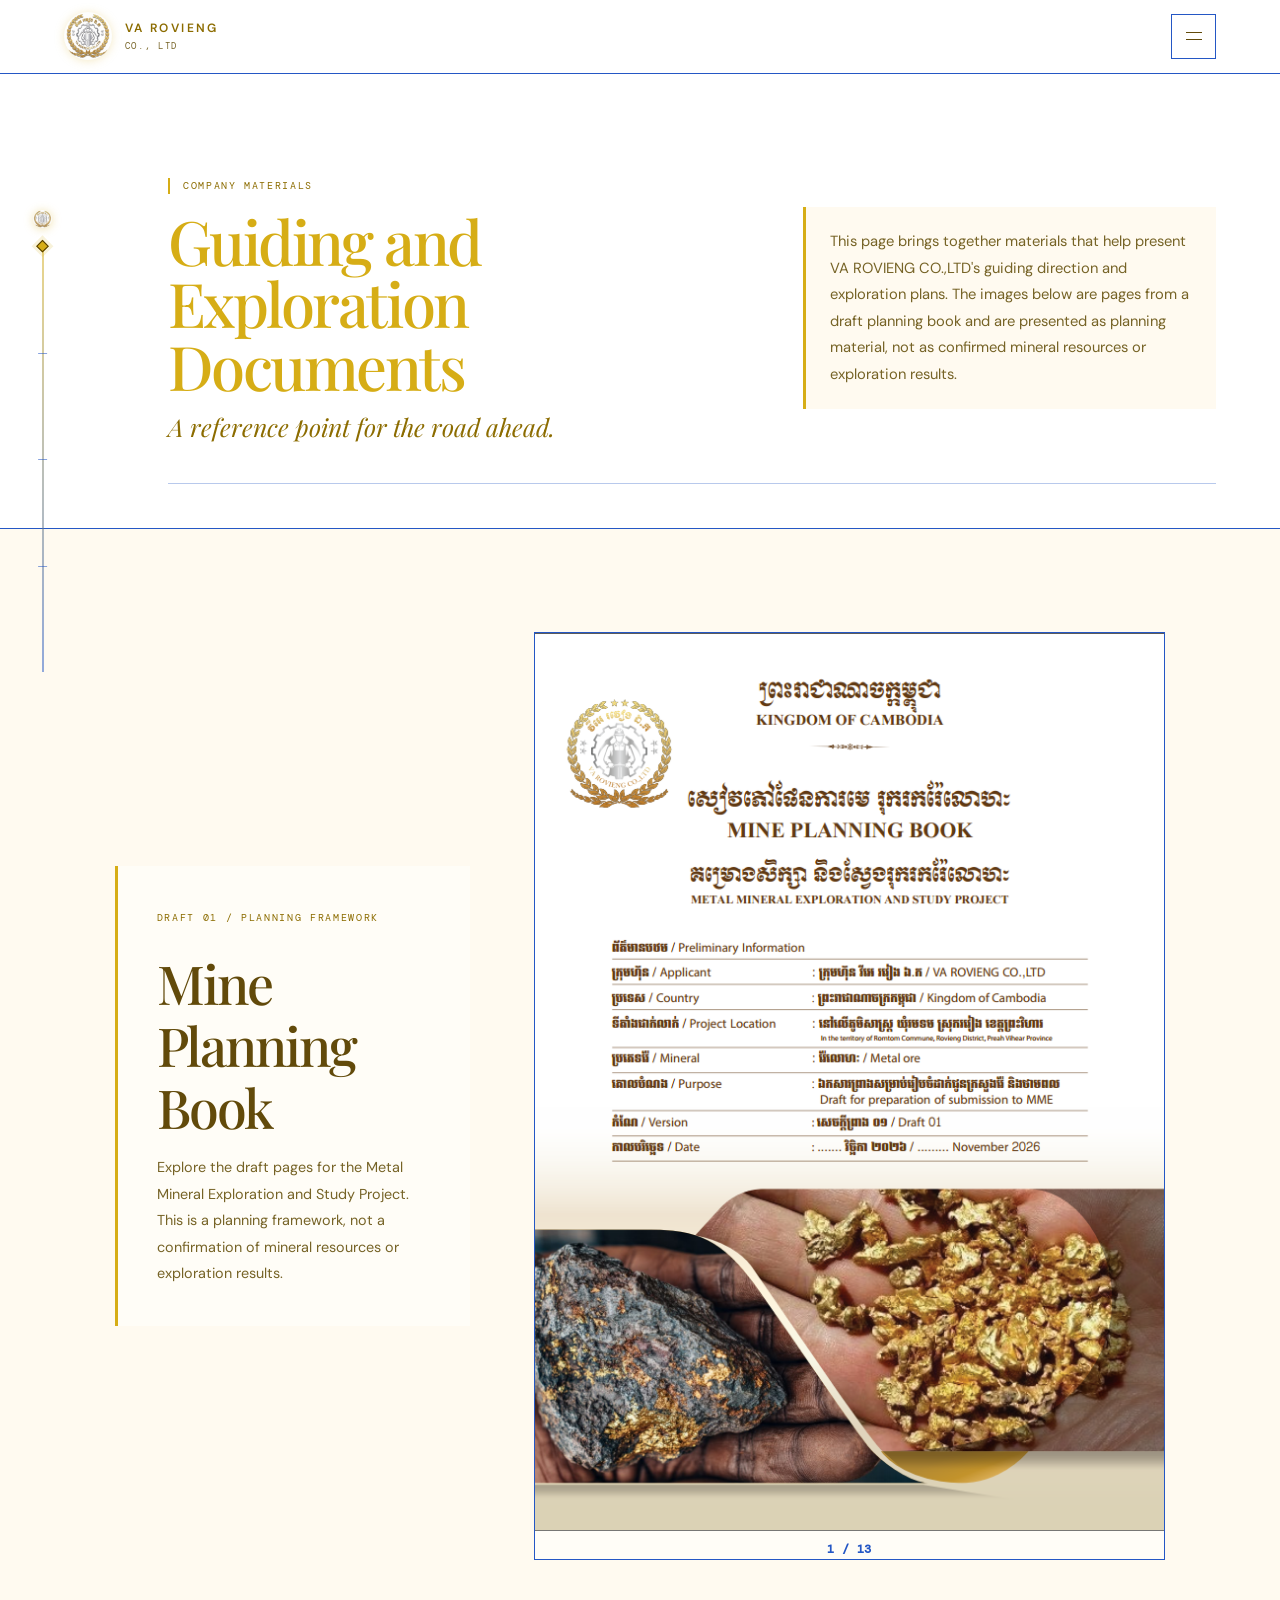
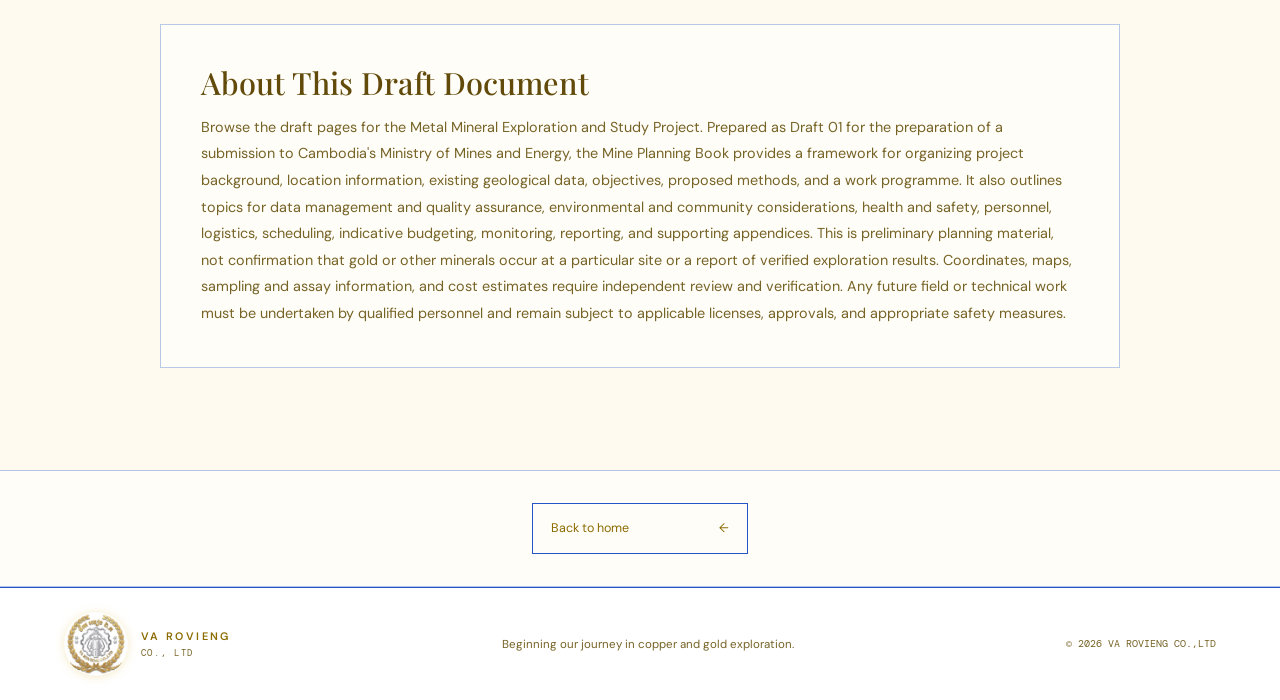
<file: guiding-documents.html>
<!doctype html>
<html lang="en">
  <head>
    <meta charset="UTF-8" />
    <meta name="viewport" content="width=device-width, initial-scale=1" />
    <meta
      name="description"
      content="Guiding materials and exploration documents from VA ROVIENG CO., LTD."
    />
    <meta name="theme-color" content="#ffffff" />
    <meta name="apple-mobile-web-app-capable" content="yes" />
    <meta name="apple-mobile-web-app-title" content="VA ROVIENG" />
    <title>Guiding and Exploration Documents &mdash; VA ROVIENG</title>
    <link rel="manifest" href="manifest.webmanifest" />
    <link rel="apple-touch-icon" sizes="180x180" href="images/va-rovieng-icon-180.png" />
    <link rel="icon" type="image/png" sizes="48x48" href="images/va-rovieng-favicon-48.png" />
    <link rel="icon" type="image/png" sizes="192x192" href="images/va-rovieng-icon-192.png" />
    <link rel="preconnect" href="https://fonts.googleapis.com" />
    <link rel="preconnect" href="https://fonts.gstatic.com" crossorigin />
    <link
      href="https://fonts.googleapis.com/css2?family=DM+Mono:wght@400;500&family=DM+Sans:wght@400;500;600;700&family=Playfair+Display:wght@500;600&display=swap"
      rel="stylesheet"
    />
    <link rel="stylesheet" href="vendor/bootstrap-5.3.9/bootstrap.min.css" />
    <link rel="stylesheet" href="styles.css" />
    <script src="vendor/bootstrap-5.3.9/bootstrap.bundle.min.js" defer></script>
    <script src="script.js" defer></script>
  </head>
  <body>
    <div class="page-transition-overlay" aria-hidden="true"></div>
    <a class="skip-link" href="#main">Skip to content</a>

    <div class="page-scrollbar">
      <img class="page-scrollbar-logo" src="images/va-rovieng-logo-cropped.png" alt="" />
      <div
        class="page-scrollbar-track"
        role="scrollbar"
        tabindex="0"
        aria-label="Page scroll position"
        aria-controls="main"
        aria-orientation="vertical"
        aria-valuemin="0"
        aria-valuemax="100"
        aria-valuenow="0"
      >
        <span class="page-scrollbar-line" aria-hidden="true">
          <span class="page-scrollbar-tick page-scrollbar-tick--quarter"></span>
          <span class="page-scrollbar-tick page-scrollbar-tick--half"></span>
          <span class="page-scrollbar-tick page-scrollbar-tick--three-quarter"></span>
          <span class="page-scrollbar-thumb"></span>
        </span>
      </div>
    </div>

    <header class="site-header">
      <div class="brand">
        <button class="brand-logo-trigger" type="button" aria-label="View VA ROVIENG logo full size">
          <img class="brand-logo" src="images/va-rovieng-logo-cropped.png" alt="" />
        </button>
        <a class="brand-copy" href="index.html#top" aria-label="VA ROVIENG home">
          <strong>VA ROVIENG</strong>
          <span>CO., LTD</span>
        </a>
      </div>

      <button
        class="menu-toggle"
        type="button"
        aria-expanded="false"
        aria-controls="primary-nav"
        aria-label="Open navigation menu"
      >
        <span></span>
        <span></span>
      </button>

      <nav class="primary-nav" id="primary-nav" aria-label="Main navigation">
        <span class="mobile-nav-heading" aria-hidden="true">Explore VA ROVIENG</span>
        <a href="index.html#top">Home</a>
        <a href="index.html#area-size">Areas of constructions site</a>
        <a href="presentations.html">Credentials &amp; Certifications</a>
        <a href="engineer.html">Engineer</a>
        <a href="scientific-researcher.html">Scientific Researcher</a>
        <a class="nav-cta" href="guiding-documents.html" aria-current="page">
          Guiding Documents
        </a>
      </nav>
    </header>

    <main id="main">
      <section class="presentation-page section-wrap credentials-page" id="top" aria-labelledby="guiding-title">
        <div class="presentation-heading credentials-heading">
          <div class="credentials-heading-title">
            <span class="credentials-eyebrow">Company materials</span>
            <h1 id="guiding-title">Guiding and Exploration Documents</h1>
            <p class="credentials-subtitle">A reference point for the road ahead.</p>
          </div>
          <p class="credentials-heading-copy">
            This page brings together materials that help present VA ROVIENG CO.,LTD's
            guiding direction and exploration plans. The images below are pages from a
            draft planning book and are presented as planning material, not as confirmed
            mineral resources or exploration results.
          </p>
        </div>
      </section>

      <section class="field-update mine-plan-section" aria-labelledby="mine-planning-book-title">
        <div class="field-update-inner mine-plan-layout">
          <div class="field-update-copy mine-plan-intro">
            <span class="eyebrow">Draft 01 / Planning framework</span>
            <h2 id="mine-planning-book-title">Mine Planning Book</h2>
            <p>
              Explore the draft pages for the Metal Mineral Exploration and Study
              Project. This is a planning framework, not a confirmation of mineral
              resources or exploration results.
            </p>
          </div>
          <div
            class="field-carousel field-carousel--portrait field-carousel--document mine-plan-carousel"
            data-interval="8000"
            role="region"
            aria-roledescription="carousel"
            aria-label="Draft Mine Planning Book pages"
          >
            <div
              class="field-carousel-frame"
              tabindex="0"
              aria-label="Swipe, drag, or use the arrow keys to view planning book pages. Select a page to enlarge it."
            >
              <div class="field-carousel-track">
                <img
                  class="field-carousel-slide is-active"
                  src="images/guiding-plan-01-cover.png"
                  alt="Cover of the draft Mine Planning Book for a Metal Mineral Exploration and Study Project"
                  fetchpriority="high"
                  decoding="async"
                  draggable="false"
                />
                <img class="field-carousel-slide" src="images/guiding-plan-02-template-guide.png" alt="How to use this template, including notes on verification and responsible planning" loading="lazy" decoding="async" draggable="false" />
                <img class="field-carousel-slide" src="images/guiding-plan-03-contents.png" alt="Table of contents for the Mine Planning Book" loading="lazy" decoding="async" draggable="false" />
                <img class="field-carousel-slide" src="images/guiding-plan-04-executive-summary.png" alt="Draft executive summary and project background" loading="lazy" decoding="async" draggable="false" />
                <img class="field-carousel-slide" src="images/guiding-plan-05-location-access.png" alt="Draft location and land access page with project maps" loading="lazy" decoding="async" draggable="false" />
                <img class="field-carousel-slide" src="images/guiding-plan-06-geology-data.png" alt="Geological setting and existing data, with map and sample photographs" loading="lazy" decoding="async" draggable="false" />
                <img class="field-carousel-slide" src="images/guiding-plan-07-history-assays.png" alt="Exploration history and samples and assays section with an example analysis report" loading="lazy" decoding="async" draggable="false" />
                <img class="field-carousel-slide" src="images/guiding-plan-08-objectives-work-programme.png" alt="Uncertainties and data gaps, objectives and scope, and draft methodology and work programme" loading="lazy" decoding="async" draggable="false" />
                <img class="field-carousel-slide" src="images/guiding-plan-09-environment-safety.png" alt="Data management and quality assurance, environment and community, and health and safety sections" loading="lazy" decoding="async" draggable="false" />
                <img class="field-carousel-slide" src="images/guiding-plan-10-personnel-schedule.png" alt="Personnel, equipment and logistics, and draft implementation schedule" loading="lazy" decoding="async" draggable="false" />
                <img class="field-carousel-slide" src="images/guiding-plan-11-indicative-budget.png" alt="Indicative budget estimates with a note that figures require verification" loading="lazy" decoding="async" draggable="false" />
                <img class="field-carousel-slide" src="images/guiding-plan-12-monitoring-conclusion.png" alt="Official fee notes, monitoring and reporting, conclusion, and sign-off fields" loading="lazy" decoding="async" draggable="false" />
                <img class="field-carousel-slide" src="images/guiding-plan-13-appendices.png" alt="Appendices listing supporting materials for the planning book" loading="lazy" decoding="async" draggable="false" />
              </div>
            </div>
            <div class="field-carousel-status">
              <span class="field-carousel-counter" aria-live="polite" aria-atomic="true">1 / 13</span>
              <span class="field-carousel-hint">Swipe or drag to browse; select a page to enlarge</span>
            </div>
          </div>
          <div class="field-update-copy field-update-copy--below mine-plan-description">
            <h3>About This Draft Document</h3>
            <p>
              Browse the draft pages for the Metal Mineral Exploration and Study
              Project. Prepared as Draft 01 for the preparation of a submission to
              Cambodia's Ministry of Mines and Energy, the Mine Planning Book provides
              a framework for organizing project background, location information,
              existing geological data, objectives, proposed methods, and a work
              programme. It also outlines topics for data management and quality
              assurance, environmental and community considerations, health and
              safety, personnel, logistics, scheduling, indicative budgeting,
              monitoring, reporting, and supporting appendices. This is preliminary
              planning material, not confirmation that gold or other minerals occur
              at a particular site or a report of verified exploration results.
              Coordinates, maps, sampling and assay information, and cost estimates
              require independent review and verification. Any future field or
              technical work must be undertaken by qualified personnel and remain
              subject to applicable licenses, approvals, and appropriate safety
              measures.
            </p>
          </div>
        </div>
      </section>

      <nav class="closing mine-plan-closing" aria-label="Page navigation">
        <div class="closing-content">
          <a class="button button-outline presentation-back-link" href="index.html#top">
            Back to home <span aria-hidden="true">&#8592;</span>
          </a>
        </div>
      </nav>
    </main>

    <dialog class="photo-dialog" aria-labelledby="photo-dialog-caption">
      <button class="photo-dialog-close" type="button" aria-label="Close photo viewer">×</button>
      <div class="photo-dialog-controls" aria-label="Image zoom controls">
        <div class="photo-zoom-group">
          <button class="photo-zoom-out" type="button" aria-label="Zoom out">−</button>
          <output class="photo-zoom-level" aria-live="polite">100%</output>
          <button class="photo-zoom-in" type="button" aria-label="Zoom in">+</button>
        </div>
        <span>Click, scroll or pinch to zoom. Drag to move.</span>
      </div>
      <figure>
        <div class="photo-dialog-stage">
          <div class="photo-dialog-viewport">
            <img id="photo-dialog-image" alt="" />
          </div>
          <button class="photo-previous" type="button" aria-label="Previous image">‹</button>
          <button class="photo-next" type="button" aria-label="Next image">›</button>
        </div>
        <figcaption><span id="photo-dialog-caption"></span><span class="photo-navigation-status" role="status"></span></figcaption>
      </figure>
    </dialog>

    <footer class="site-footer">
      <div class="brand footer-brand">
        <button class="brand-logo-trigger" type="button" aria-label="View VA ROVIENG logo full size">
          <img class="brand-logo" src="images/va-rovieng-logo-cropped.png" alt="" />
        </button>
        <a class="brand-copy" href="index.html#top" aria-label="VA ROVIENG home">
          <strong>VA ROVIENG</strong>
          <span>CO., LTD</span>
        </a>
      </div>
      <p>Beginning our journey in copper and gold exploration.</p>
      <span class="footer-copy">© <span id="current-year"></span> VA ROVIENG CO.,LTD</span>
    </footer>
  </body>
</html>
</file>
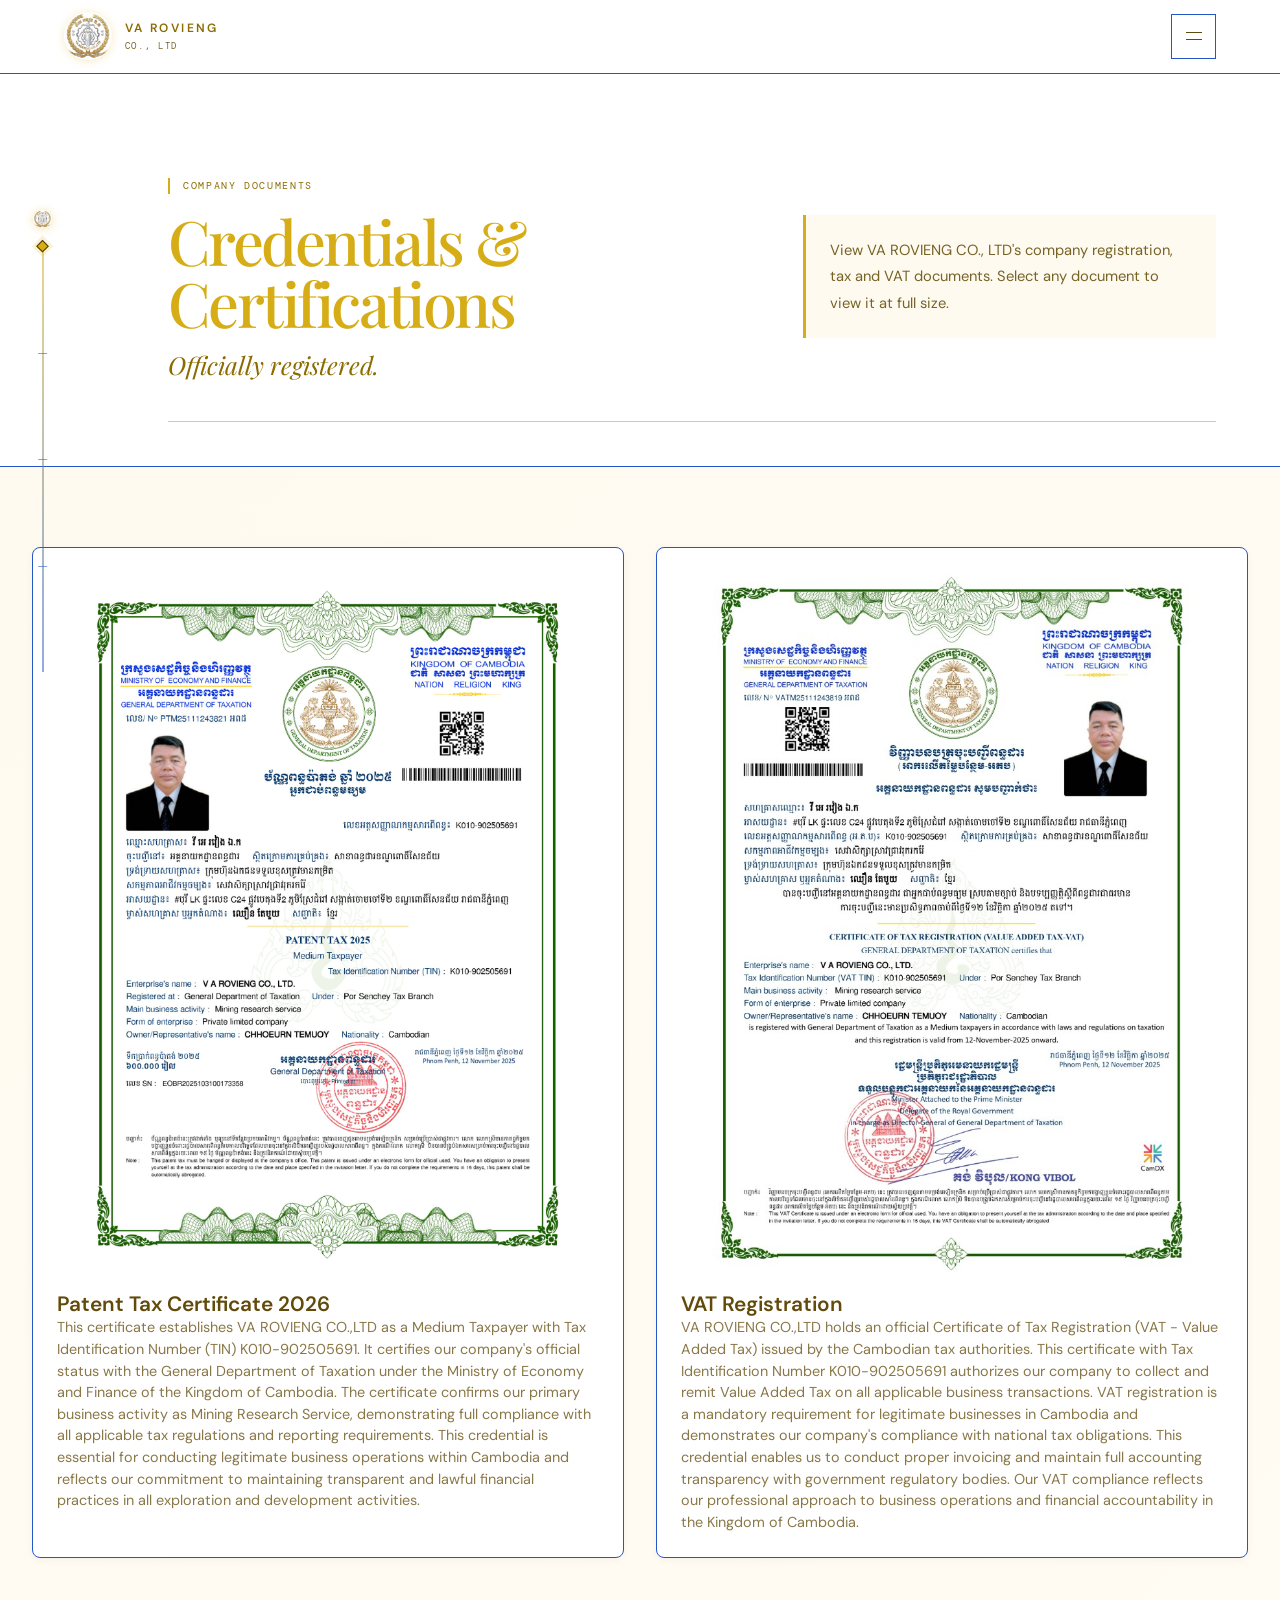
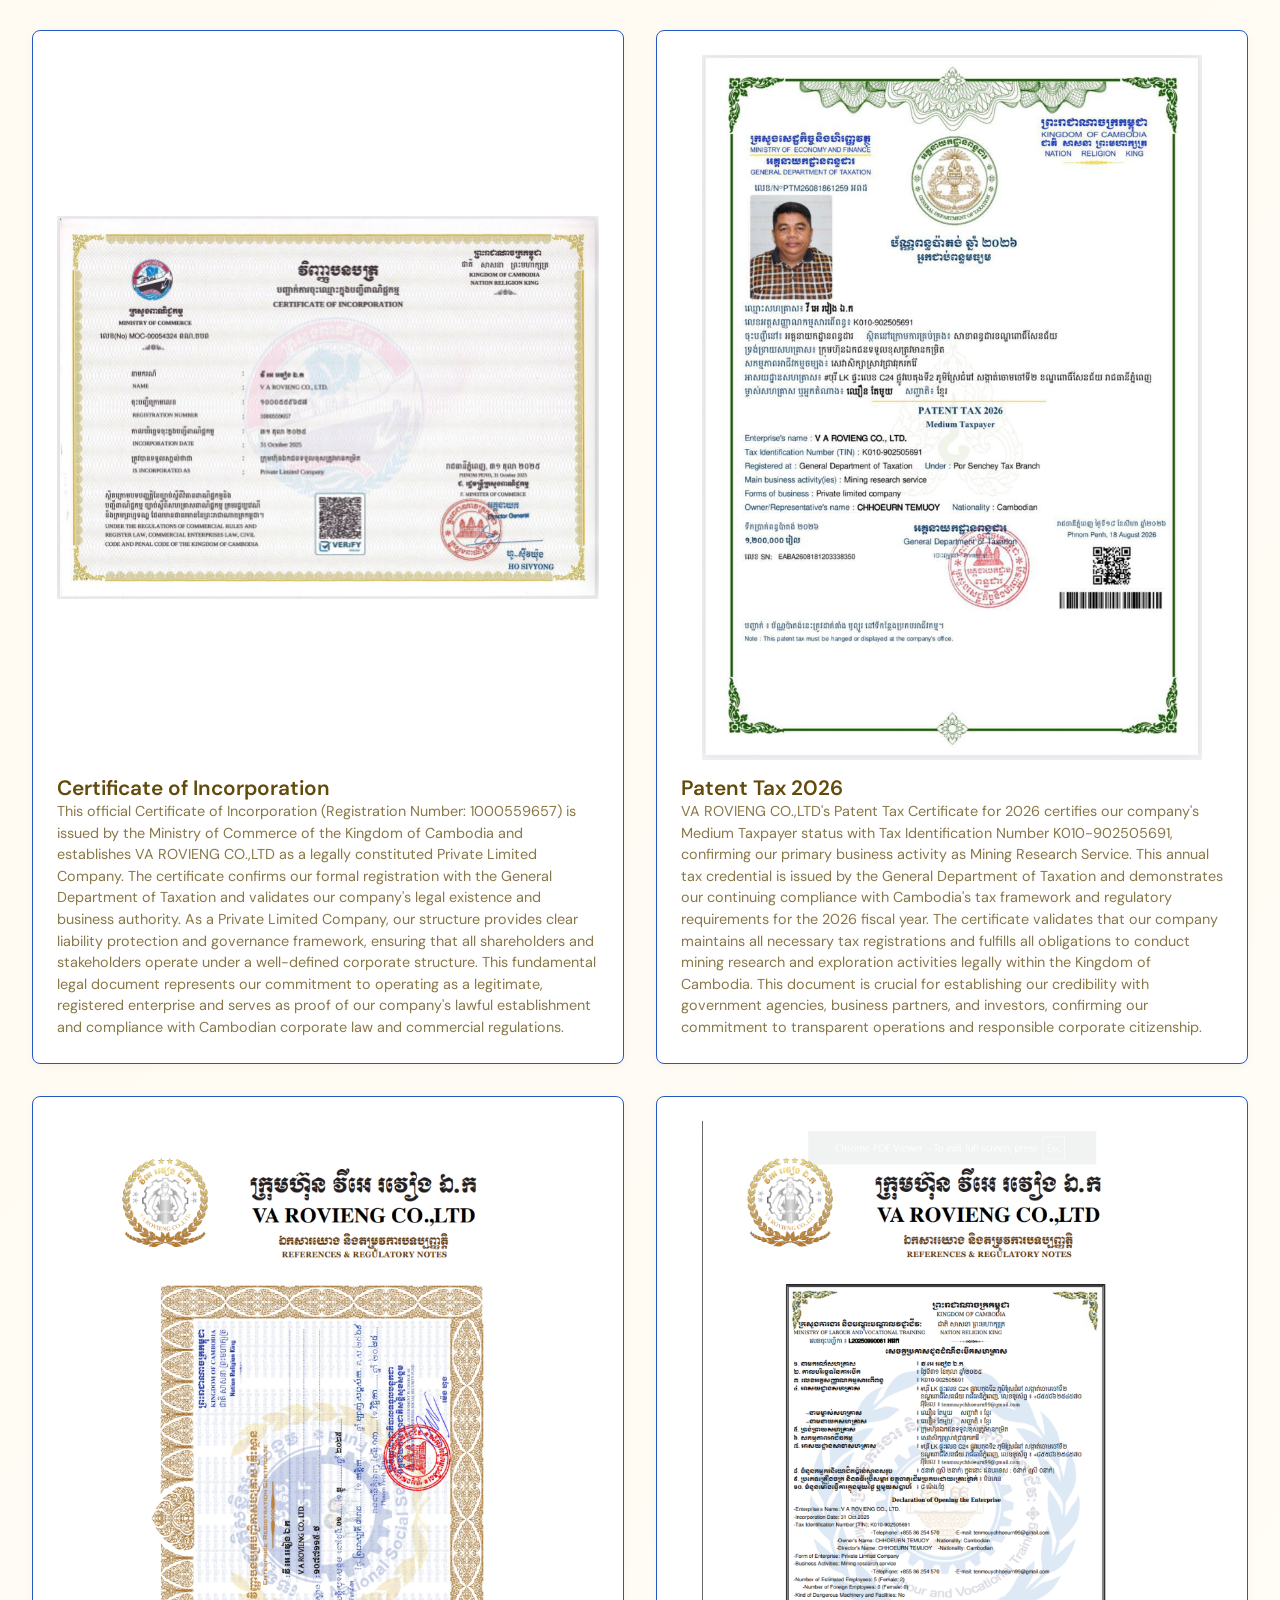
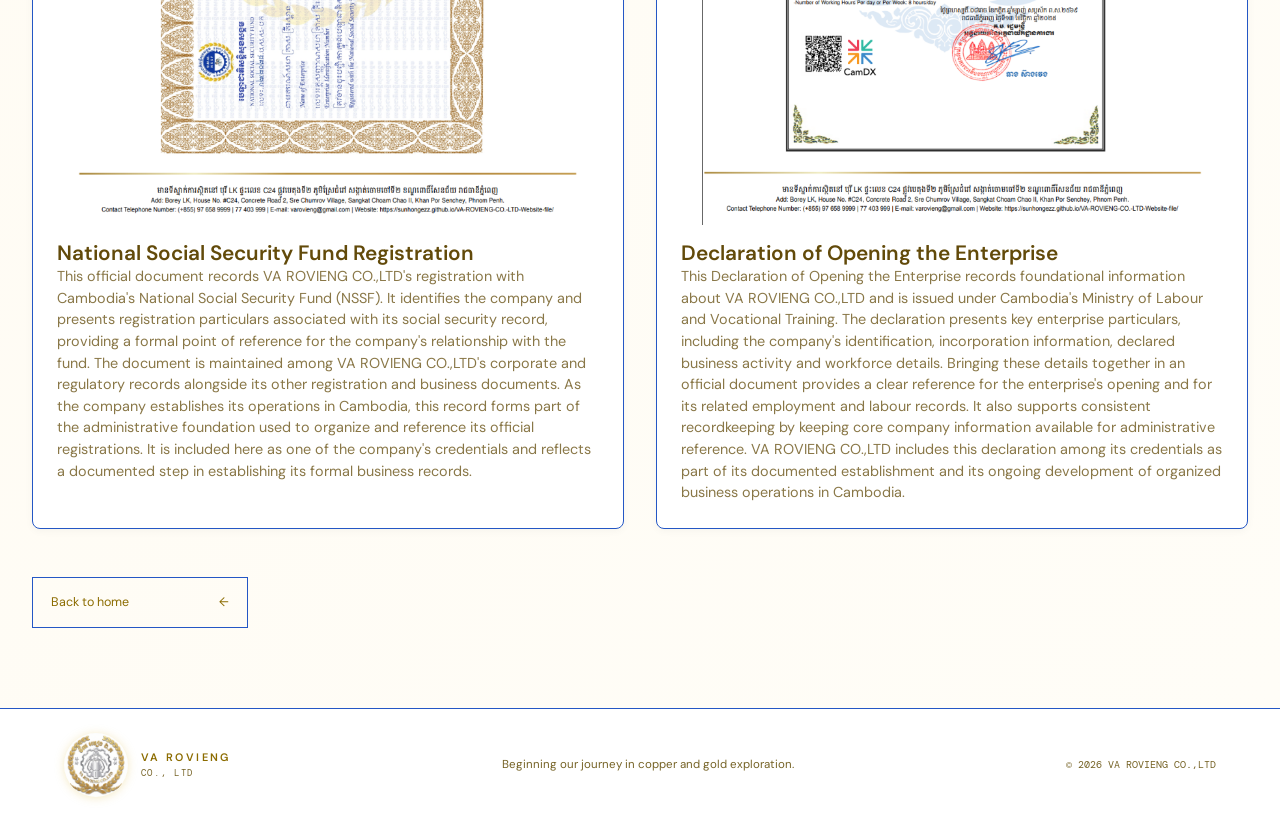
<file: presentations.html>
<!doctype html>
<html lang="en">
  <head>
    <meta charset="UTF-8" />
    <meta name="viewport" content="width=device-width, initial-scale=1" />
    <meta
      name="description"
      content="View VA ROVIENG CO., LTD company registration, tax and VAT documents."
    />
    <meta name="theme-color" content="#ffffff" />
    <meta name="apple-mobile-web-app-capable" content="yes" />
    <meta name="apple-mobile-web-app-title" content="VA ROVIENG" />
    <title>Credentials &amp; Certifications &mdash; VA ROVIENG</title>
    <link rel="manifest" href="manifest.webmanifest" />
    <link rel="apple-touch-icon" sizes="180x180" href="images/va-rovieng-icon-180.png" />
    <link rel="icon" type="image/png" sizes="48x48" href="images/va-rovieng-favicon-48.png" />
    <link rel="icon" type="image/png" sizes="192x192" href="images/va-rovieng-icon-192.png" />
    <link rel="preconnect" href="https://fonts.googleapis.com" />
    <link rel="preconnect" href="https://fonts.gstatic.com" crossorigin />
    <link
      href="https://fonts.googleapis.com/css2?family=DM+Mono:wght@400;500&family=DM+Sans:wght@400;500;600;700&family=Playfair+Display:wght@500;600&display=swap"
      rel="stylesheet"
    />
    <link rel="stylesheet" href="vendor/bootstrap-5.3.9/bootstrap.min.css" />
    <link rel="stylesheet" href="styles.css" />
    <script src="vendor/bootstrap-5.3.9/bootstrap.bundle.min.js" defer></script>
    <script src="script.js" defer></script>
  </head>
  <body>
    <div class="page-transition-overlay" aria-hidden="true"></div>
    <a class="skip-link" href="#main">Skip to content</a>

    <div class="page-scrollbar">
      <img class="page-scrollbar-logo" src="images/va-rovieng-logo-cropped.png" alt="" />
      <div
        class="page-scrollbar-track"
        role="scrollbar"
        tabindex="0"
        aria-label="Page scroll position"
        aria-controls="main"
        aria-orientation="vertical"
        aria-valuemin="0"
        aria-valuemax="100"
        aria-valuenow="0"
      >
        <span class="page-scrollbar-line" aria-hidden="true">
          <span class="page-scrollbar-tick page-scrollbar-tick--quarter"></span>
          <span class="page-scrollbar-tick page-scrollbar-tick--half"></span>
          <span class="page-scrollbar-tick page-scrollbar-tick--three-quarter"></span>
          <span class="page-scrollbar-thumb"></span>
        </span>
      </div>
    </div>

    <header class="site-header">
      <div class="brand">
        <button class="brand-logo-trigger" type="button" aria-label="View VA ROVIENG logo full size">
          <img class="brand-logo" src="images/va-rovieng-logo-cropped.png" alt="" />
        </button>
        <a class="brand-copy" href="index.html#top" aria-label="VA ROVIENG home">
          <strong>VA ROVIENG</strong>
          <span>CO., LTD</span>
        </a>
      </div>

      <button
        class="menu-toggle"
        type="button"
        aria-expanded="false"
        aria-controls="primary-nav"
        aria-label="Open navigation menu"
      >
        <span></span>
        <span></span>
      </button>

      <nav class="primary-nav" id="primary-nav" aria-label="Main navigation">
        <span class="mobile-nav-heading" aria-hidden="true">Explore VA ROVIENG</span>
        <a href="index.html#top">Home</a>
        <a href="index.html#area-size">Areas of constructions site</a>
        <a href="presentations.html" aria-current="page">Credentials &amp; Certifications</a>
        <a href="engineer.html">Engineer</a>
        <a href="scientific-researcher.html">Scientific Researcher</a>
        <a class="nav-cta" href="guiding-documents.html">
          Guiding Documents
        </a>
      </nav>
    </header>

    <main id="main">
      <section class="presentation-page section-wrap credentials-page" id="top" aria-labelledby="credentials-title">
        <div class="presentation-heading credentials-heading">
          <div class="credentials-heading-title">
            <span class="credentials-eyebrow">Company documents</span>
            <h1 id="credentials-title">Credentials &amp; Certifications</h1>
            <p class="credentials-subtitle">Officially registered.</p>
          </div>
          <p class="credentials-heading-copy">
            View VA ROVIENG CO., LTD's company registration, tax and VAT
            documents. Select any document to view it at full size.
          </p>
        </div>
      </section>

      <section class="certifications section-wrap" id="certifications" aria-label="Company credentials and certifications">
        <div class="certifications-grid">
          <div class="certifications-gallery">
            <article class="certification-card">
              <button
                class="certification-photo-trigger field-photo-trigger"
                type="button"
                data-photo-src="images/patent-tax-certificate.png"
                data-photo-caption="Patent Tax Certificate 2026"
                aria-label="View Patent Tax Certificate 2026"
              >
                <img
                  class="certification-image"
                  src="images/patent-tax-certificate.png"
                  alt="Patent Tax Certificate 2026"
                  loading="lazy"
                  decoding="async"
                />
                <span class="certification-photo-zoom" aria-hidden="true">
                  <svg class="icon-arrow" viewBox="0 0 16 16" focusable="false">
                    <path d="M4 12 12 4M5 4H12V11" />
                  </svg>
                </span>
              </button>
              <div>
                <h3>Patent Tax Certificate 2026</h3>
                <p>This certificate establishes VA ROVIENG CO.,LTD as a Medium Taxpayer with Tax Identification Number (TIN) K010-902505691. It certifies our company's official status with the General Department of Taxation under the Ministry of Economy and Finance of the Kingdom of Cambodia. The certificate confirms our primary business activity as Mining Research Service, demonstrating full compliance with all applicable tax regulations and reporting requirements. This credential is essential for conducting legitimate business operations within Cambodia and reflects our commitment to maintaining transparent and lawful financial practices in all exploration and development activities.</p>
              </div>
            </article>
            <article class="certification-card">
              <button
                class="certification-photo-trigger field-photo-trigger"
                type="button"
                data-photo-src="images/vat-registration-certificate.png"
                data-photo-caption="Certificate of Tax Registration (VAT)"
                aria-label="View VAT Registration Certificate"
              >
                <img
                  class="certification-image"
                  src="images/vat-registration-certificate.png"
                  alt="VAT Registration Certificate"
                  loading="lazy"
                  decoding="async"
                />
                <span class="certification-photo-zoom" aria-hidden="true">
                  <svg class="icon-arrow" viewBox="0 0 16 16" focusable="false">
                    <path d="M4 12 12 4M5 4H12V11" />
                  </svg>
                </span>
              </button>
              <div>
                <h3>VAT Registration</h3>
                <p>VA ROVIENG CO.,LTD holds an official Certificate of Tax Registration (VAT - Value Added Tax) issued by the Cambodian tax authorities. This certificate with Tax Identification Number K010-902505691 authorizes our company to collect and remit Value Added Tax on all applicable business transactions. VAT registration is a mandatory requirement for legitimate businesses in Cambodia and demonstrates our company's compliance with national tax obligations. This credential enables us to conduct proper invoicing and maintain full accounting transparency with government regulatory bodies. Our VAT compliance reflects our professional approach to business operations and financial accountability in the Kingdom of Cambodia.</p>
              </div>
            </article>
          </div>
          <div class="certifications-gallery certifications-gallery--landscape">
            <article class="certification-card certification-card--landscape">
              <button
                class="certification-photo-trigger field-photo-trigger"
                type="button"
                data-photo-src="images/certificate-of-incorporation.png"
                data-photo-caption="Certificate of Incorporation"
                aria-label="View Certificate of Incorporation"
              >
                <img
                  class="certification-image"
                  src="images/certificate-of-incorporation.png"
                  alt="Certificate of Incorporation"
                  loading="lazy"
                  decoding="async"
                />
                <span class="certification-photo-zoom" aria-hidden="true">
                  <svg class="icon-arrow" viewBox="0 0 16 16" focusable="false">
                    <path d="M4 12 12 4M5 4H12V11" />
                  </svg>
                </span>
              </button>
              <div>
                <h3>Certificate of Incorporation</h3>
                <p>This official Certificate of Incorporation (Registration Number: 1000559657) is issued by the Ministry of Commerce of the Kingdom of Cambodia and establishes VA ROVIENG CO.,LTD as a legally constituted Private Limited Company. The certificate confirms our formal registration with the General Department of Taxation and validates our company's legal existence and business authority. As a Private Limited Company, our structure provides clear liability protection and governance framework, ensuring that all shareholders and stakeholders operate under a well-defined corporate structure. This fundamental legal document represents our commitment to operating as a legitimate, registered enterprise and serves as proof of our company's lawful establishment and compliance with Cambodian corporate law and commercial regulations.</p>
              </div>
            </article>
            <article class="certification-card certification-card--landscape">
              <button
                class="certification-photo-trigger field-photo-trigger"
                type="button"
                data-photo-src="images/patent-tax-2026.png"
                data-photo-caption="Patent Tax 2026"
                aria-label="View Patent Tax 2026"
              >
                <img
                  class="certification-image"
                  src="images/patent-tax-2026.png"
                  alt="Patent Tax 2026"
                  loading="lazy"
                  decoding="async"
                />
                <span class="certification-photo-zoom" aria-hidden="true">
                  <svg class="icon-arrow" viewBox="0 0 16 16" focusable="false">
                    <path d="M4 12 12 4M5 4H12V11" />
                  </svg>
                </span>
              </button>
              <div>
                <h3>Patent Tax 2026</h3>
                <p>VA ROVIENG CO.,LTD's Patent Tax Certificate for 2026 certifies our company's Medium Taxpayer status with Tax Identification Number K010-902505691, confirming our primary business activity as Mining Research Service. This annual tax credential is issued by the General Department of Taxation and demonstrates our continuing compliance with Cambodia's tax framework and regulatory requirements for the 2026 fiscal year. The certificate validates that our company maintains all necessary tax registrations and fulfills all obligations to conduct mining research and exploration activities legally within the Kingdom of Cambodia. This document is crucial for establishing our credibility with government agencies, business partners, and investors, confirming our commitment to transparent operations and responsible corporate citizenship.</p>
              </div>
            </article>
            <article class="certification-card certification-card--landscape">
              <button
                class="certification-photo-trigger field-photo-trigger"
                type="button"
                data-photo-src="images/social-security-registration.png"
                data-photo-caption="National Social Security Fund Registration"
                aria-label="View National Social Security Fund Registration"
              >
                <img
                  class="certification-image"
                  src="images/social-security-registration.png"
                  alt="National Social Security Fund registration document"
                  loading="lazy"
                  decoding="async"
                />
                <span class="certification-photo-zoom" aria-hidden="true">
                  <svg class="icon-arrow" viewBox="0 0 16 16" focusable="false">
                    <path d="M4 12 12 4M5 4H12V11" />
                  </svg>
                </span>
              </button>
              <div>
                <h3>National Social Security Fund Registration</h3>
                <p>This official document records VA ROVIENG CO.,LTD's registration with Cambodia's National Social Security Fund (NSSF). It identifies the company and presents registration particulars associated with its social security record, providing a formal point of reference for the company's relationship with the fund. The document is maintained among VA ROVIENG CO.,LTD's corporate and regulatory records alongside its other registration and business documents. As the company establishes its operations in Cambodia, this record forms part of the administrative foundation used to organize and reference its official registrations. It is included here as one of the company's credentials and reflects a documented step in establishing its formal business records.</p>
              </div>
            </article>
            <article class="certification-card certification-card--landscape">
              <button
                class="certification-photo-trigger field-photo-trigger"
                type="button"
                data-photo-src="images/enterprise-opening-declaration.png"
                data-photo-caption="Declaration of Opening the Enterprise"
                aria-label="View Declaration of Opening the Enterprise"
              >
                <img
                  class="certification-image"
                  src="images/enterprise-opening-declaration.png"
                  alt="Declaration of Opening the Enterprise"
                  loading="lazy"
                  decoding="async"
                />
                <span class="certification-photo-zoom" aria-hidden="true">
                  <svg class="icon-arrow" viewBox="0 0 16 16" focusable="false">
                    <path d="M4 12 12 4M5 4H12V11" />
                  </svg>
                </span>
              </button>
              <div>
                <h3>Declaration of Opening the Enterprise</h3>
                <p>This Declaration of Opening the Enterprise records foundational information about VA ROVIENG CO.,LTD and is issued under Cambodia's Ministry of Labour and Vocational Training. The declaration presents key enterprise particulars, including the company's identification, incorporation information, declared business activity and workforce details. Bringing these details together in an official document provides a clear reference for the enterprise's opening and for its related employment and labour records. It also supports consistent recordkeeping by keeping core company information available for administrative reference. VA ROVIENG CO.,LTD includes this declaration among its credentials as part of its documented establishment and its ongoing development of organized business operations in Cambodia.</p>
              </div>
            </article>
          </div>
        </div>
        <a class="button button-outline presentation-back-link" href="index.html#top">
          Back to home <span aria-hidden="true">&#8592;</span>
        </a>
      </section>
    </main>

    <dialog class="photo-dialog" aria-labelledby="photo-dialog-caption">
      <button class="photo-dialog-close" type="button" aria-label="Close photo viewer">×</button>
      <div class="photo-dialog-controls" aria-label="Image zoom controls">
        <div class="photo-zoom-group">
          <button class="photo-zoom-out" type="button" aria-label="Zoom out">−</button>
          <output class="photo-zoom-level" aria-live="polite">100%</output>
          <button class="photo-zoom-in" type="button" aria-label="Zoom in">+</button>
        </div>
        <span>Click, scroll or pinch to zoom. Drag to move.</span>
      </div>
      <figure>
        <div class="photo-dialog-stage">
          <div class="photo-dialog-viewport">
            <img id="photo-dialog-image" alt="" />
          </div>
          <button class="photo-previous" type="button" aria-label="Previous image">‹</button>
          <button class="photo-next" type="button" aria-label="Next image">›</button>
        </div>
        <figcaption><span id="photo-dialog-caption"></span><span class="photo-navigation-status" role="status"></span></figcaption>
      </figure>
    </dialog>

    <footer class="site-footer">
      <div class="brand footer-brand">
        <button class="brand-logo-trigger" type="button" aria-label="View VA ROVIENG logo full size">
          <img class="brand-logo" src="images/va-rovieng-logo-cropped.png" alt="" />
        </button>
        <a class="brand-copy" href="index.html#top" aria-label="VA ROVIENG home">
          <strong>VA ROVIENG</strong>
          <span>CO., LTD</span>
        </a>
      </div>
      <p>Beginning our journey in copper and gold exploration.</p>
      <span class="footer-copy">© <span id="current-year"></span> VA ROVIENG CO.,LTD</span>
    </footer>
  </body>
</html>
</file>
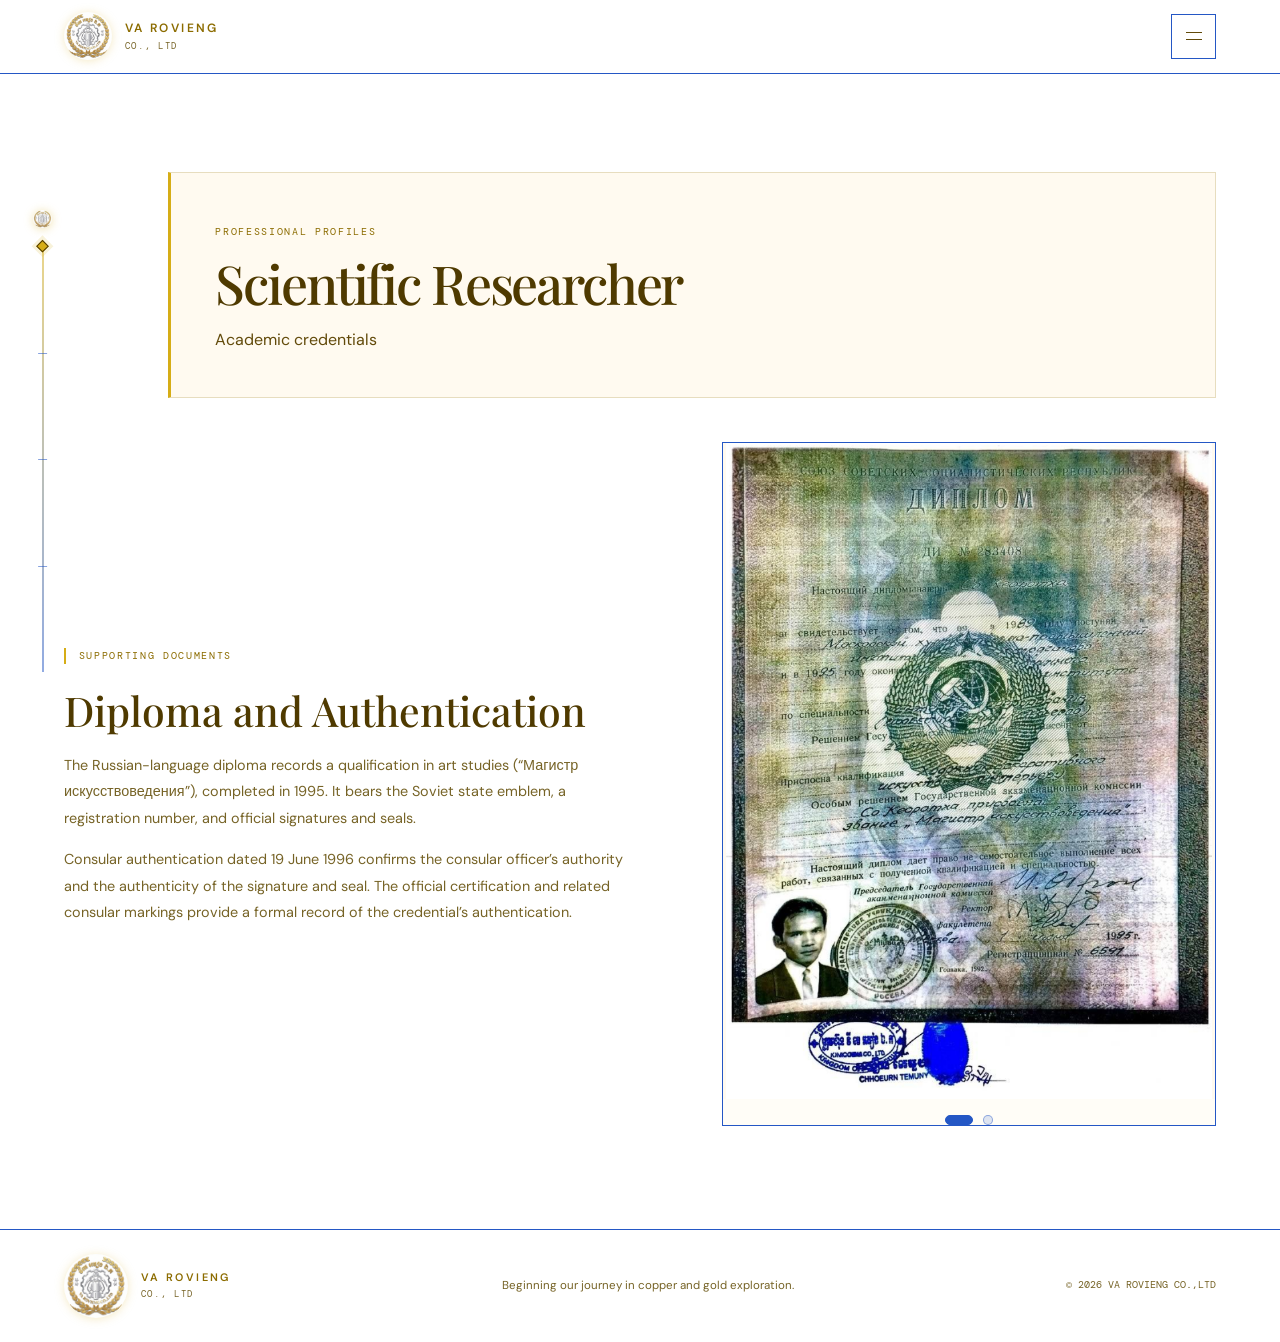
<file: scientific-researcher.html>
<!doctype html>
<html lang="en">
  <head>
    <meta charset="UTF-8" />
    <meta name="viewport" content="width=device-width, initial-scale=1" />
    <meta
      name="description"
      content="Scientific Researcher profile at VA ROVIENG CO., LTD."
    />
    <meta name="theme-color" content="#ffffff" />
    <meta name="apple-mobile-web-app-capable" content="yes" />
    <meta name="apple-mobile-web-app-title" content="VA ROVIENG" />
    <title>Scientific Researcher &mdash; VA ROVIENG</title>
    <link rel="manifest" href="manifest.webmanifest" />
    <link rel="apple-touch-icon" sizes="180x180" href="images/va-rovieng-icon-180.png" />
    <link rel="icon" type="image/png" sizes="48x48" href="images/va-rovieng-favicon-48.png" />
    <link rel="icon" type="image/png" sizes="192x192" href="images/va-rovieng-icon-192.png" />
    <link rel="preconnect" href="https://fonts.googleapis.com" />
    <link rel="preconnect" href="https://fonts.gstatic.com" crossorigin />
    <link
      href="https://fonts.googleapis.com/css2?family=DM+Mono:wght@400;500&family=DM+Sans:wght@400;500;600;700&family=Playfair+Display:wght@500;600&display=swap"
      rel="stylesheet"
    />
    <link rel="stylesheet" href="vendor/bootstrap-5.3.9/bootstrap.min.css" />
    <link rel="stylesheet" href="styles.css" />
    <script src="vendor/bootstrap-5.3.9/bootstrap.bundle.min.js" defer></script>
    <script src="script.js" defer></script>
  </head>
  <body>
    <div class="page-transition-overlay" aria-hidden="true"></div>
    <a class="skip-link" href="#main">Skip to content</a>

    <div class="page-scrollbar">
      <img class="page-scrollbar-logo" src="images/va-rovieng-logo-cropped.png" alt="" />
      <div
        class="page-scrollbar-track"
        role="scrollbar"
        tabindex="0"
        aria-label="Page scroll position"
        aria-controls="main"
        aria-orientation="vertical"
        aria-valuemin="0"
        aria-valuemax="100"
        aria-valuenow="0"
      >
        <span class="page-scrollbar-line" aria-hidden="true">
          <span class="page-scrollbar-tick page-scrollbar-tick--quarter"></span>
          <span class="page-scrollbar-tick page-scrollbar-tick--half"></span>
          <span class="page-scrollbar-tick page-scrollbar-tick--three-quarter"></span>
          <span class="page-scrollbar-thumb"></span>
        </span>
      </div>
    </div>

    <header class="site-header">
      <div class="brand">
        <button class="brand-logo-trigger" type="button" aria-label="View VA ROVIENG logo full size">
          <img class="brand-logo" src="images/va-rovieng-logo-cropped.png" alt="" />
        </button>
        <a class="brand-copy" href="index.html#top" aria-label="VA ROVIENG home">
          <strong>VA ROVIENG</strong>
          <span>CO., LTD</span>
        </a>
      </div>

      <button
        class="menu-toggle"
        type="button"
        aria-expanded="false"
        aria-controls="primary-nav"
        aria-label="Open navigation menu"
      >
        <span></span>
        <span></span>
      </button>

      <nav class="primary-nav" id="primary-nav" aria-label="Main navigation">
        <span class="mobile-nav-heading" aria-hidden="true">Explore VA ROVIENG</span>
        <a href="index.html#top">Home</a>
        <a href="index.html#area-size">Areas of constructions site</a>
        <a href="presentations.html">Credentials &amp; Certifications</a>
        <a href="engineer.html">Engineer</a>
        <a href="scientific-researcher.html" aria-current="page">Scientific Researcher</a>
        <a class="nav-cta" href="guiding-documents.html">Guiding Documents</a>
      </nav>
    </header>

    <main id="main">
      <section
        class="presentation-page section-wrap credentials-page scientific-researcher-page"
        id="top"
        aria-labelledby="scientific-researcher-title"
      >
        <div class="presentation-heading credentials-heading">
          <div class="credentials-heading-title">
            <span class="credentials-eyebrow">Professional profiles</span>
            <h1 id="scientific-researcher-title">Scientific Researcher</h1>
            <p class="credentials-subtitle">Academic credentials</p>
          </div>
        </div>
      </section>

      <section class="engineer-profile section-wrap" aria-labelledby="researcher-documents-title">
        <div class="scientific-researcher-layout">
          <div class="scientific-researcher-copy">
            <div class="engineer-profile-heading">
              <div>
                <span class="credentials-eyebrow">Supporting documents</span>
                <h2 id="researcher-documents-title">Diploma and Authentication</h2>
              </div>
            </div>
            <div class="engineer-profile-description">
              <p>
                The Russian-language diploma records a qualification in art
                studies (“Магистр искусствоведения”), completed in 1995. It
                bears the Soviet state emblem, a registration number, and
                official signatures and seals.
              </p>
              <p>
                Consular authentication dated 19 June 1996 confirms the
                consular officer’s authority and the authenticity of the
                signature and seal. The official certification and related
                consular markings provide a formal record of the credential’s
                authentication.
              </p>
            </div>
          </div>
          <div
            class="field-carousel field-carousel--profile"
            role="region"
            aria-roledescription="carousel"
            aria-label="Scientific researcher profile documents"
            data-interval="12000"
          >
            <div
              class="field-carousel-frame"
              tabindex="0"
              aria-label="Select a page, or click a document to view and zoom"
            >
              <div class="field-carousel-track">
                <img
                  class="field-carousel-slide is-active"
                  src="images/scientific-researcher-01.png"
                  alt="Scientific researcher diploma with qualification details, photograph, and official seals"
                  fetchpriority="high"
                  decoding="async"
                  draggable="false"
                />
                <img
                  class="field-carousel-slide"
                  src="images/scientific-researcher-02.png"
                  alt="Authentication page for the diploma with consular and official seals"
                  loading="lazy"
                  decoding="async"
                  draggable="false"
                />
              </div>
            </div>
            <div class="field-carousel-status">
              <ol class="field-carousel-pagination" aria-label="Choose a profile document">
                <li><button type="button" aria-label="Show document 1" aria-current="true"></button></li>
                <li><button type="button" aria-label="Show document 2"></button></li>
              </ol>
            </div>
          </div>
        </div>
      </section>
    </main>

    <dialog class="photo-dialog" aria-labelledby="photo-dialog-caption">
      <button class="photo-dialog-close" type="button" aria-label="Close photo viewer">×</button>
      <div class="photo-dialog-controls" aria-label="Image zoom controls">
        <div class="photo-zoom-group">
          <button class="photo-zoom-out" type="button" aria-label="Zoom out">−</button>
          <output class="photo-zoom-level" aria-live="polite">100%</output>
          <button class="photo-zoom-in" type="button" aria-label="Zoom in">+</button>
        </div>
        <span>Click, scroll or pinch to zoom. Drag to move.</span>
      </div>
      <figure>
        <div class="photo-dialog-stage">
          <div class="photo-dialog-viewport">
            <img id="photo-dialog-image" alt="" />
          </div>
          <button class="photo-previous" type="button" aria-label="Previous image">‹</button>
          <button class="photo-next" type="button" aria-label="Next image">›</button>
        </div>
        <figcaption><span id="photo-dialog-caption"></span><span class="photo-navigation-status" role="status"></span></figcaption>
      </figure>
    </dialog>

    <footer class="site-footer">
      <div class="brand footer-brand">
        <button class="brand-logo-trigger" type="button" aria-label="View VA ROVIENG logo full size">
          <img class="brand-logo" src="images/va-rovieng-logo-cropped.png" alt="" />
        </button>
        <a class="brand-copy" href="index.html#top" aria-label="VA ROVIENG home">
          <strong>VA ROVIENG</strong>
          <span>CO., LTD</span>
        </a>
      </div>
      <p>Beginning our journey in copper and gold exploration.</p>
      <span class="footer-copy">© <span id="current-year"></span> VA ROVIENG CO.,LTD</span>
    </footer>
  </body>
</html>
</file>
<file: styles.css>
:root {
  color-scheme: light;
  --ink: #ffffff;
  --ink-soft: #fffaf0;
  --panel: #fffdf7;
  --blue: #2457c5;
  --line: var(--blue);
  --muted: #766326;
  --paper: #624a0a;
  --gold: #d6ad16;
  --gold-hover: #edc83b;
  --gold-text: #8c6c00;
  --gold-deep: #4f3a00;
  --gold-light: var(--gold-text);
  --serif: "Playfair Display", Georgia, serif;
  --sans: "DM Sans", Arial, sans-serif;
  --mono: "DM Mono", monospace;
}

* {
  box-sizing: border-box;
}

html {
  scroll-behavior: smooth;
  scroll-padding-top: 6rem;
}

body {
  margin: 0;
  background: var(--ink);
  color: var(--paper);
  font-family: var(--sans);
  opacity: 0;
  transition: opacity 420ms ease;
  -webkit-font-smoothing: antialiased;
}

body.is-ready {
  opacity: 1;
}

body.is-page-transitioning {
  opacity: 0;
}

body.menu-open {
  overflow: hidden;
}

.page-transition-overlay {
  position: fixed;
  inset: 0;
  z-index: 30;
  pointer-events: none;
  background: radial-gradient(circle at center, rgba(255, 255, 255, 0.2), rgba(17, 36, 86, 0.92));
  opacity: 0;
  transform: scaleY(0.96);
  transform-origin: center;
  transition: opacity 220ms ease, transform 420ms cubic-bezier(0.16, 1, 0.3, 1);
}

.page-transition-overlay.is-visible {
  opacity: 1;
  transform: scaleY(1);
}

.page-scrollbar {
  position: fixed;
  z-index: 8;
  top: 50%;
  left: clamp(0.75rem, 2.2vw, 2rem);
  display: flex;
  height: min(58vh, 30rem);
  min-height: 14rem;
  align-items: center;
  flex-direction: column;
  transform: translateY(-50%);
}

.page-scrollbar-logo {
  display: block;
  width: 1.15rem;
  height: 1.15rem;
  object-fit: contain;
  border-radius: 50%;
  filter: drop-shadow(0 1px 5px rgba(214, 173, 22, 0.35));
}

.page-scrollbar-track {
  position: relative;
  display: block;
  width: 1.8rem;
  min-height: 0;
  flex: 1;
  margin: 0.7rem 0;
  cursor: pointer;
  touch-action: none;
}

.page-scrollbar-track:focus-visible {
  outline: 2px solid var(--blue);
  outline-offset: 2px;
}

.page-scrollbar-line {
  position: absolute;
  top: 0.4rem;
  right: 50%;
  bottom: 0.4rem;
  left: 50%;
  width: 1px;
  background: linear-gradient(to bottom, var(--gold), var(--blue));
  transform: translateX(-50%);
  display: block;
}

.page-scrollbar-tick {
  position: absolute;
  left: 50%;
  width: 0.55rem;
  height: 1px;
  background: var(--blue);
  opacity: 0.55;
  transform: translateX(-50%);
}

.page-scrollbar-tick--quarter {
  top: 25%;
}

.page-scrollbar-tick--half {
  top: 50%;
}

.page-scrollbar-tick--three-quarter {
  top: 75%;
}

.page-scrollbar-thumb {
  position: absolute;
  top: 0;
  left: 50%;
  width: 0.55rem;
  height: 0.55rem;
  border: 1px solid var(--gold-deep);
  background: var(--gold);
  box-shadow: 0 0 0 0.2rem rgba(214, 173, 22, 0.16);
  transform: translate(-50%, calc(var(--scroll-offset, 0px) - 50%)) rotate(45deg);
  pointer-events: none;
}

.page-scrollbar-track.is-dragging .page-scrollbar-thumb {
  transform: translate(-50%, calc(var(--scroll-offset, 0px) - 50%)) rotate(45deg) scale(1.2);
}

.motion-reveal {
  opacity: 0;
  transform: translate3d(0, 1rem, 0);
  transition:
    opacity 480ms ease-out,
    transform 560ms cubic-bezier(0.16, 1, 0.3, 1);
}

.motion-reveal.is-visible {
  opacity: 1;
  transform: translate3d(0, 0, 0);
}

@keyframes hero-enter {
  from {
    opacity: 0;
    transform: translate3d(0, 1rem, 0);
  }

  to {
    opacity: 1;
    transform: translate3d(0, 0, 0);
  }
}

.hero-content > * {
  animation: hero-enter 680ms cubic-bezier(0.16, 1, 0.3, 1) both;
}

.hero-content > :nth-child(2) {
  animation-delay: 120ms;
}

.hero-content > :nth-child(3) {
  animation-delay: 240ms;
}

a {
  color: inherit;
  text-decoration: none;
}

.icon-arrow {
  display: block;
  width: 0.9rem;
  height: 0.9rem;
  flex: none;
  fill: none;
  stroke: currentColor;
  stroke-linecap: round;
  stroke-linejoin: round;
  stroke-width: 1.5;
}

button {
  font: inherit;
}

.skip-link {
  position: fixed;
  z-index: 20;
  top: 0.75rem;
  left: 0.75rem;
  padding: 0.75rem 1rem;
  transform: translateY(-160%);
  background: var(--gold);
  color: var(--gold-deep);
}

.skip-link:focus {
  transform: translateY(0);
}

.site-header {
  position: absolute;
  z-index: 10;
  inset: 0 0 auto;
  display: flex;
  min-height: 5.25rem;
  align-items: center;
  justify-content: space-between;
  padding: 0 5vw;
  border-bottom: 1px solid var(--line);
  background: rgba(255, 255, 255, 0.84);
}

.brand {
  display: inline-flex;
  align-items: center;
  gap: 0.8rem;
}

.brand-logo-trigger {
  display: grid;
  flex: none;
  min-width: 2.75rem;
  min-height: 2.75rem;
  place-items: center;
  padding: 0;
  border: 0;
  background: transparent;
  cursor: zoom-in;
  line-height: 0;
}

.brand-logo-trigger:focus-visible {
  outline: 1px solid var(--blue);
  outline-offset: 3px;
}

.brand-logo {
  display: block;
  width: 3.35rem;
  height: 3.35rem;
  flex: none;
  border-radius: 50%;
  object-fit: contain;
  filter: drop-shadow(0 1px 5px rgba(214, 173, 22, 0.25));
  transition: transform 220ms cubic-bezier(0.2, 0.8, 0.2, 1), filter 220ms ease;
}

.brand-logo-trigger:focus-visible .brand-logo {
  transform: translateY(-0.25rem) scale(1.1);
  filter: drop-shadow(0 6px 12px rgba(214, 173, 22, 0.35)) brightness(1.05);
}

.brand-logo-trigger:active .brand-logo {
  transform: translateY(0) scale(0.97);
}

.brand-copy {
  display: grid;
  gap: 0.15rem;
  letter-spacing: 0.15em;
  text-shadow: 0 1px 4px rgba(255, 255, 255, 0.9);
  transition: color 180ms ease;
}

.brand-copy:focus-visible {
  color: var(--gold-text);
}

.brand-copy strong {
  display: inline-block;
  color: var(--gold-text);
  font-size: 0.75rem;
  font-weight: 600;
}

.site-header .brand-copy strong {
  transform-origin: left center;
  transition: transform 180ms ease, text-shadow 180ms ease;
}

.site-header .brand-copy:focus-visible strong {
  transform: translateY(-4px) scale(1.08);
  text-shadow: 0 2px 8px rgba(214, 173, 22, 0.55);
}

.brand-copy > span {
  color: var(--muted);
  font-family: var(--mono);
  font-size: 0.58rem;
  letter-spacing: 0.18em;
}

.primary-nav {
  display: flex;
  align-items: center;
  gap: clamp(1.25rem, 3vw, 3rem);
  color: var(--muted);
  font-size: 0.78rem;
  text-shadow: 0 1px 4px rgba(255, 255, 255, 0.9);
}

.mobile-nav-heading {
  display: none;
}

.primary-nav > a:not(.nav-cta) {
  transition: color 180ms ease;
}

.primary-nav > a:not(.nav-cta):focus-visible {
  color: var(--gold-text);
}

.nav-cta {
  display: inline-flex;
  align-items: center;
  padding: 0.82rem 1rem;
  border: 1px solid var(--blue);
  color: var(--gold-light);
  transition: background 180ms ease, color 180ms ease;
}

.nav-cta:focus-visible {
  background: var(--gold);
  color: var(--gold-deep);
}

.menu-toggle {
  display: none;
}

.hero {
  position: relative;
  isolation: isolate;
  display: flex;
  min-height: 100vh;
  min-height: min(52rem, 100vh);
  min-height: min(52rem, 100svh);
  align-items: center;
  overflow: hidden;
  padding: 9rem 11vw 7rem;
  background: var(--ink);
}

.hero-slides {
  position: absolute;
  z-index: 0;
  inset: 0;
}

.hero-photo-trigger {
  display: block;
  width: 100%;
  height: 100%;
  padding: 0;
  border: 0;
  background: transparent;
  color: inherit;
  cursor: zoom-in;
  font: inherit;
  text-align: inherit;
}

.photo-viewer-hint {
  position: absolute;
  top: 6.6rem;
  right: 5vw;
  display: inline-flex;
  align-items: center;
  padding: 0.7rem 0.85rem;
  border: 1px solid var(--blue);
  background: rgba(255, 255, 255, 0.88);
  color: var(--paper);
  font-size: 0.68rem;
  backdrop-filter: blur(8px);
}

.hero-slide {
  position: absolute;
  inset: 0;
  width: 100%;
  height: 100%;
  object-fit: cover;
  object-position: center 52%;
  filter: brightness(0.76);
  opacity: 0;
  transition: opacity 0.7s ease;
}

.hero-slide.is-active {
  opacity: 1;
}

.hero::before {
  display: none;
}

.hero::after {
  position: absolute;
  z-index: 3;
  right: -5vw;
  bottom: -5.2rem;
  left: -5vw;
  height: 6rem;
  transform: rotate(-1.6deg);
  background: var(--gold);
  content: "";
}

.hero-content,
.hero-caption {
  position: relative;
  z-index: 2;
}

.hero-content {
  max-width: 46rem;
}

.photo-dialog {
  min-width: min(calc(100vw - 2rem), 28rem);
  max-width: calc(100vw - 2rem);
  max-height: calc(100vh - 2rem);
  max-height: calc(100dvh - 2rem);
  margin: auto;
  padding: 1rem;
  overflow: auto;
  scrollbar-width: thin;
  scrollbar-color: rgba(34, 43, 58, 0.35) transparent;
  border: 0;
  background: transparent;
  color: #202734;
}

.photo-dialog::backdrop {
  background: rgba(237, 241, 247, 0.78);
  backdrop-filter: blur(22px) saturate(130%);
}

.photo-dialog figure {
  display: grid;
  justify-items: center;
  gap: 0.8rem;
  margin: 0;
}

.photo-dialog-controls {
  display: flex;
  align-items: center;
  justify-content: center;
  flex-wrap: wrap;
  gap: 0.5rem;
  margin-bottom: 0.75rem;
  padding-inline: 3.25rem;
}

.photo-zoom-group {
  display: flex;
  align-items: center;
  border: 1px solid rgba(255, 255, 255, 0.9);
  border-radius: 999px;
  background: linear-gradient(160deg, rgba(255, 255, 255, 0.85), rgba(225, 233, 244, 0.58));
  box-shadow: inset 0 1px 2px #fff, 0 0.4rem 1.5rem rgba(58, 72, 96, 0.2);
  backdrop-filter: blur(24px) saturate(160%);
}

.photo-zoom-level {
  min-width: 3.5rem;
  color: #202734;
  font-variant-numeric: tabular-nums;
  font-size: 0.9rem;
  text-align: center;
}

.photo-dialog-controls button {
  width: 2.75rem;
  height: 2.75rem;
  border: 0;
  border-radius: 50%;
  background: transparent;
  color: #202734;
  font-size: 1.4rem;
  line-height: 1;
  cursor: pointer;
}

.photo-dialog-controls button:focus-visible {
  outline: 2px solid var(--blue);
  outline-offset: 2px;
}

.photo-dialog-controls span {
  flex-basis: 100%;
  color: #343e4c;
  font-size: 0.72rem;
  text-align: center;
}

.photo-dialog-stage {
  display: grid;
  grid-template-columns: 2.75rem minmax(0, 1fr) 2.75rem;
  align-items: center;
  gap: 0.5rem;
}

.photo-previous,
.photo-next {
  display: grid;
  width: 2.75rem;
  height: 2.75rem;
  place-items: center;
  grid-row: 1;
  border: 1px solid rgba(255, 255, 255, 0.9);
  border-radius: 50%;
  background: linear-gradient(160deg, rgba(255, 255, 255, 0.95), rgba(232, 238, 246, 0.85));
  color: #202734;
  box-shadow: inset 0 1px 1px #fff, 0 0.25rem 1rem rgba(40, 50, 67, 0.25);
  backdrop-filter: blur(20px) saturate(160%);
  font-size: 1.8rem;
  line-height: 1;
  cursor: pointer;
}

.photo-previous {
  grid-column: 1;
}

.photo-next {
  grid-column: 3;
}

.photo-previous:disabled,
.photo-next:disabled {
  opacity: 0.45;
  cursor: default;
}

.photo-previous:focus-visible,
.photo-next:focus-visible {
  outline: 2px solid var(--blue);
  outline-offset: 2px;
}

.photo-dialog-viewport {
  display: grid;
  grid-column: 2;
  grid-row: 1;
  width: min(calc(100vw - 11rem), 75rem);
  max-width: min(calc(100vw - 11rem), 75rem);
  max-height: min(78vh, calc(100vh - 15rem), 68.75rem);
  max-height: min(78dvh, calc(100dvh - 15rem), 68.75rem);
  place-items: center;
  overflow: hidden;
  border-radius: 0.75rem;
  background: #e8edf2;
  box-shadow: 0 0.6rem 2rem rgba(45, 54, 69, 0.2);
  cursor: zoom-in;
  touch-action: none;
  user-select: none;
}

.photo-dialog-viewport.is-zoomed {
  cursor: grab;
}

.photo-dialog-viewport.is-panning {
  cursor: grabbing;
}

.photo-dialog-viewport img {
  display: block;
  width: auto;
  height: auto;
  max-width: 100%;
  max-height: 100%;
  object-fit: contain;
  pointer-events: none;
  transform: translate(0, 0) scale(1);
  transform-origin: center;
  will-change: transform;
  -webkit-user-drag: none;
}

.photo-dialog figcaption {
  max-width: 100%;
  padding: 0.6rem 1rem;
  border: 1px solid rgba(255, 255, 255, 0.9);
  border-radius: 1.2rem;
  background: rgba(248, 250, 253, 0.85);
  color: #202734;
  font-size: 0.82rem;
  text-align: center;
  box-shadow: inset 0 1px 0 #fff, 0 0.4rem 1.5rem rgba(58, 72, 96, 0.16);
  backdrop-filter: blur(20px) saturate(160%);
}

.photo-navigation-status {
  display: block;
  margin-top: 0.25rem;
  color: #4a5564;
}

.photo-dialog-close {
  position: absolute;
  top: 0.6rem;
  right: 0.6rem;
  display: grid;
  width: 2.75rem;
  height: 2.75rem;
  place-items: center;
  border: 1px solid rgba(255, 255, 255, 0.9);
  border-radius: 50%;
  background: linear-gradient(160deg, rgba(255, 255, 255, 0.9), rgba(225, 233, 244, 0.7));
  color: #202734;
  box-shadow: inset 0 1px 1px #fff, 0 0.3rem 1rem rgba(58, 72, 96, 0.2);
  backdrop-filter: blur(20px) saturate(160%);
  cursor: pointer;
  font-size: 1.4rem;
}

.photo-dialog-close:focus-visible {
  outline: 2px solid var(--blue);
  outline-offset: 2px;
}

@media (prefers-reduced-transparency: reduce) {
  .photo-zoom-group,
  .photo-previous,
  .photo-next,
  .photo-dialog-close,
  .photo-dialog figcaption {
    background: #f6f8fb;
    backdrop-filter: none;
  }
}

.eyebrow,
.data-label {
  color: var(--gold-text);
  font-family: var(--mono);
  font-size: 0.65rem;
  letter-spacing: 0.16em;
  text-transform: uppercase;
}

.eyebrow {
  display: inline-flex;
  align-items: center;
  gap: 0.75rem;
}

h1,
h2,
h3,
p {
  margin-top: 0;
}

.hero h1 {
  margin: 0 0 1.35rem;
  font-family: var(--serif);
  font-size: clamp(3.55rem, 7vw, 7.25rem);
  font-weight: 500;
  letter-spacing: -0.055em;
  line-height: 0.99;
  color: var(--gold);
}

.hero h1 em {
  color: var(--gold);
}

h1 em,
h2 em {
  color: var(--gold-text);
  font-weight: 500;
}

.hero-summary {
  max-width: 27rem;
  margin-bottom: 2rem;
  padding: 1rem 1.25rem;
  border: 1px solid var(--blue);
  background: rgba(255, 253, 247, 0.6);
  color: var(--muted);
  font-size: 0.98rem;
  line-height: 1.8;
}

.button {
  display: inline-flex;
  min-height: 3.2rem;
  align-items: center;
  justify-content: space-between;
  gap: 2.4rem;
  padding: 0.9rem 1.15rem;
  font-size: 0.78rem;
  transition:
    background 180ms ease,
    color 180ms ease,
    border-color 180ms ease,
    transform 180ms ease,
    box-shadow 180ms ease;
}

.button:focus-visible {
  transform: translateY(-2px);
  box-shadow: 0 6px 16px rgba(36, 87, 197, 0.16);
}

.button:active {
  transform: translateY(0);
  box-shadow: none;
}

.button-light {
  background: #fff;
  color: var(--gold-deep);
}

.button-light:focus-visible {
  background: #f5f6f8;
}

.hero-caption {
  position: absolute;
  right: 5vw;
  bottom: 6rem;
  display: flex;
  align-items: center;
  gap: 0.85rem;
  padding: 0.55rem 0.75rem;
  border: 1px solid var(--blue);
  background: rgba(255, 255, 255, 0.6);
  color: var(--paper);
  font-size: 0.73rem;
  animation: hero-enter 680ms 360ms cubic-bezier(0.16, 1, 0.3, 1) both;
}

.caption-rule {
  width: 2.6rem;
  height: 1px;
  background: var(--gold);
}

.project-strip {
  position: relative;
  z-index: 4;
  display: grid;
  grid-template-columns: 1.05fr repeat(3, 1fr);
  margin: -1px 5vw 0;
  border: 1px solid rgba(36, 87, 197, 0.45);
}

.strip-heading,
.strip-item {
  display: flex;
  min-height: 7.4rem;
  flex-direction: column;
  justify-content: center;
  gap: 0.8rem;
  padding: 1.25rem 2rem;
  border-right: 1px solid rgba(36, 87, 197, 0.45);
}

.strip-heading {
  padding-left: 1.5rem;
}

.strip-heading .eyebrow {
  font-size: 0.6rem;
}

.strip-note {
  color: var(--muted);
  font-size: 0.75rem;
}

.strip-item:last-child {
  border-right: 0;
}

.data-label {
  color: var(--muted);
  font-size: 0.57rem;
}

.strip-item strong {
  font-size: clamp(0.82rem, 1.2vw, 1.05rem);
  font-weight: 500;
}

.strip-item i {
  color: var(--gold-text);
  font-style: normal;
}

.section-wrap {
  width: min(100% - 10vw, 82rem);
  margin-inline: auto;
}

.overview {
  display: grid;
  grid-template-columns: minmax(0, 0.78fr) minmax(0, 1.22fr);
  gap: clamp(2.5rem, 5vw, 5.5rem);
  align-items: center;
  padding-top: 9rem;
  padding-bottom: 9rem;
}

.overview-grid {
  display: grid;
  gap: 1.5rem;
  align-content: center;
  margin: 0;
}

.overview h2,
.focus-heading h2 {
  margin-bottom: 0;
  font-family: var(--serif);
  font-size: clamp(2.4rem, 4.2vw, 4.15rem);
  font-weight: 500;
  letter-spacing: -0.035em;
  line-height: 1.15;
}

.overview-copy {
  max-width: 32rem;
  padding-top: 0.45rem;
}

.overview-copy p,
.focus-heading > p {
  color: var(--muted);
  font-size: 0.9rem;
  line-height: 1.85;
}

.overview-copy .lead {
  color: var(--paper);
  font-family: var(--serif);
  font-size: 1.38rem;
  line-height: 1.55;
}

.text-link {
  display: inline-flex;
  align-items: center;
  gap: 1rem;
  margin-top: 0.8rem;
  padding-bottom: 0.55rem;
  border-bottom: 1px solid var(--blue);
  color: var(--gold-light);
  font-size: 0.78rem;
}

.text-link:focus-visible {
  border-color: var(--blue);
}

.overview-visual {
  position: relative;
  overflow: hidden;
  margin: 0;
  border: 1px solid rgba(36, 87, 197, 0.24);
  border-radius: 0.75rem;
  background: var(--panel);
  box-shadow: 0 1.5rem 4rem rgba(17, 36, 86, 0.12);
}

.project-map {
  display: block;
  width: 100%;
  height: auto;
}

.project-map-trigger {
  position: relative;
  display: block;
  width: 100%;
  padding: 0;
  border: 0;
  background: transparent;
  cursor: zoom-in;
}

.project-map-trigger:focus-visible {
  outline: 3px solid var(--blue);
  outline-offset: -3px;
}

.project-map-hint {
  position: absolute;
  right: 0.65rem;
  bottom: 0.65rem;
  padding: 0.5rem 0.75rem;
  border: 1px solid rgba(255, 255, 255, 0.55);
  border-radius: 0.25rem;
  background: rgba(15, 20, 28, 0.82);
  color: #fff;
  font-size: 0.75rem;
  animation: project-map-hint-disappear 400ms ease 5s forwards;
}

@keyframes project-map-hint-disappear {
  to {
    opacity: 0;
    pointer-events: none;
    visibility: hidden;
  }
}

@media (prefers-reduced-motion: reduce) {
  .project-map-hint {
    animation-duration: 0s;
  }
}

.map-area-label {
  display: grid;
  justify-items: start;
  gap: 0.25rem;
  width: fit-content;
  padding: 0.75rem 1rem;
  border-left: 3px solid var(--gold);
  border-radius: 0 0.4rem 0.4rem 0;
  background: var(--ink-soft);
}

.map-area-label span {
  color: var(--muted);
  font-family: var(--mono);
  font-size: 0.62rem;
  letter-spacing: 0.12em;
  text-transform: uppercase;
}

.map-area-label strong {
  color: var(--gold-text);
  font-size: clamp(1.15rem, 2vw, 1.5rem);
  font-weight: 600;
}

.focus-section {
  position: relative;
  overflow: hidden;
  padding: 7.5rem 0 8.5rem;
  background: var(--ink-soft);
  color: var(--paper);
}

.focus-section--gold {
  border-top: 1px solid rgba(36, 87, 197, 0.18);
  background: var(--panel);
}

.focus-section::before {
  position: absolute;
  top: -9rem;
  right: -9rem;
  width: 33rem;
  aspect-ratio: 1;
  border: 1px solid var(--blue);
  border-radius: 50%;
  box-shadow: 0 0 0 3rem rgba(36, 87, 197, 0.035), 0 0 0 6rem rgba(36, 87, 197, 0.02);
  content: "";
}

.focus-heading {
  display: flex;
  align-items: end;
  justify-content: space-between;
  gap: 3rem;
  margin: 0 0 3.5rem 9%;
}

.focus-heading h2,
.approach h2 {
  flex: 1;
}

.focus-heading h2 em {
  color: var(--gold-text);
}

.focus-heading > p {
  max-width: 22rem;
  margin-bottom: 0.45rem;
  color: var(--muted);
}

.metal-grid {
  display: grid;
  grid-template-columns: minmax(0, 1fr);
  gap: 1rem;
  margin-left: 9%;
}

.metal-card {
  position: relative;
  display: grid;
  min-height: 15rem;
  grid-template-columns: 5.5rem 1fr;
  align-items: center;
  gap: 1.25rem;
  padding: 2rem;
  border: 1px solid var(--blue);
  background: rgba(255, 255, 255, 0.82);
  transition: transform 200ms ease, background 200ms ease;
}

.metal-card.motion-reveal {
  transition:
    opacity 480ms ease-out,
    transform 360ms cubic-bezier(0.16, 1, 0.3, 1),
    background 200ms ease;
}

.metal-symbol {
  display: grid;
  width: 5rem;
  height: 5rem;
  place-items: center;
  border: 1px solid var(--blue);
  border-radius: 50%;
  font-family: var(--serif);
  font-size: 1.6rem;
}

.metal-photo-trigger {
  position: relative;
  display: block;
  width: 5rem;
  height: 5rem;
  flex: none;
  padding: 0;
  border: 0;
  border-radius: 50%;
  background: transparent;
  color: inherit;
  cursor: zoom-in;
  line-height: 0;
}

.metal-photo-trigger:focus-visible {
  outline: 2px solid var(--blue);
  outline-offset: 4px;
}

.metal-photo {
  position: relative;
  object-fit: cover;
  transform-origin: center;
  transition: transform 180ms ease, box-shadow 180ms ease;
}

.metal-photo-trigger:focus-visible .metal-photo {
  z-index: 1;
  transform: translateY(-5px) scale(1.12);
  box-shadow: 0 6px 16px rgba(214, 173, 22, 0.4);
}

.metal-gold .metal-symbol {
  border-color: var(--blue);
  color: var(--gold-text);
}

.metal-card .data-label {
  color: var(--muted);
}

.metal-card h2 {
  margin: 0.55rem 0 0.35rem;
  font-family: var(--serif);
  font-size: 2rem;
  font-weight: 500;
}

.metal-card p {
  margin-bottom: 0;
  color: var(--muted);
  font-size: 0.8rem;
}

.field-update {
  padding: clamp(4rem, 8vw, 7rem) 9vw;
  border-top: 1px solid var(--line);
}

.field-update:nth-of-type(even) {
  background: var(--ink-soft);
}

.field-update-inner {
  display: grid;
  max-width: 76rem;
  grid-template-columns: minmax(0, 1fr);
  align-items: center;
  gap: clamp(2rem, 7vw, 7rem);
  margin: 0 auto;
}

.mine-plan-layout {
  grid-template-columns: minmax(16rem, 0.72fr) minmax(0, 1.28fr);
  gap: clamp(2rem, 5vw, 4.5rem);
}

.mine-plan-intro {
  padding: clamp(1.5rem, 3vw, 2.5rem);
  border-left: 3px solid var(--gold);
  background: var(--panel);
}

.mine-plan-intro .eyebrow {
  margin-bottom: 1rem;
}

.mine-plan-intro h2 {
  font-size: clamp(2.2rem, 3.8vw, 3.6rem);
}

.mine-plan-carousel {
  width: 100%;
  max-width: 44rem;
}

.field-update-copy h2 {
  margin: 0.65rem 0 1rem;
  font-family: var(--serif);
  font-size: clamp(2.4rem, 4.2vw, 4.15rem);
  font-weight: 500;
  letter-spacing: -0.035em;
  line-height: 1.15;
}

.field-update-copy p {
  max-width: 28rem;
  margin-bottom: 0;
  color: var(--muted);
  font-size: 0.9rem;
  line-height: 1.85;
}

.field-update-copy--below {
  grid-column: 1 / -1;
  width: min(100%, 60rem);
  margin-inline: auto;
  padding: clamp(1.5rem, 4vw, 2.5rem);
  border: 1px solid rgba(36, 87, 197, 0.32);
  background: var(--panel);
}

.field-update-copy--below h3 {
  margin: 0 0 0.75rem;
  font-family: var(--serif);
  font-size: clamp(1.5rem, 2.4vw, 2rem);
  font-weight: 500;
}

.field-update-copy--below p {
  max-width: none;
}

.closing.mine-plan-closing {
  min-height: 0;
  padding-block: 2rem;
}

.mine-plan-closing .closing-content::before {
  display: none;
}

.mine-plan-closing .presentation-back-link {
  margin-top: 0;
}

.field-carousel {
  min-width: 0;
  border: 1px solid var(--blue);
  background: var(--panel);
}

.field-carousel--portrait {
  width: min(100%, 44rem);
  margin-inline: auto;
}

.field-carousel-frame {
  overflow-x: auto;
  overflow-y: hidden;
  aspect-ratio: 16 / 9;
  cursor: grab;
  scroll-snap-type: x mandatory;
  scrollbar-width: none;
  touch-action: pan-x pan-y;
  background: var(--ink-soft);
}

.field-carousel--portrait .field-carousel-frame {
  aspect-ratio: 3 / 4;
}

.field-carousel--document .field-carousel-frame {
  aspect-ratio: 7 / 10;
}

.field-carousel--document .field-carousel-slide {
  object-fit: cover;
}

.field-carousel-frame::-webkit-scrollbar {
  display: none;
}

.field-carousel-frame:focus-visible {
  outline: 2px solid var(--blue);
  outline-offset: 3px;
}

.field-carousel-frame.is-dragging {
  cursor: grabbing;
  scroll-snap-type: none;
  user-select: none;
}

.field-carousel-frame.is-dragging .field-carousel-slide {
  cursor: grabbing;
}

.field-carousel-track {
  display: flex;
  width: 100%;
  height: 100%;
}

.field-carousel-slide {
  display: block;
  flex: 0 0 100%;
  width: 100%;
  height: 100%;
  object-fit: contain;
  scroll-snap-align: start;
  scroll-snap-stop: always;
  background: var(--ink-soft);
  cursor: zoom-in;
  user-select: none;
  -webkit-user-drag: none;
}

.field-carousel-slide:focus-visible {
  outline: 2px solid var(--blue);
  outline-offset: -4px;
}

.field-carousel-status {
  display: flex;
  align-items: center;
  justify-content: center;
  gap: 0.75rem;
  width: fit-content;
  max-width: 100%;
  margin: 0.65rem auto 0;
}

.field-carousel-counter {
  color: var(--blue);
  font-family: var(--mono);
  font-size: 0.72rem;
  font-weight: 600;
  font-variant-numeric: tabular-nums;
  letter-spacing: 0.04em;
  white-space: nowrap;
}

.field-carousel-hint {
  display: none;
}

.presentation-page {
  padding-top: 9rem;
  padding-bottom: 8rem;
}

.presentation-heading {
  display: grid;
  grid-template-columns: 1.05fr 0.8fr;
  align-items: end;
  gap: 10%;
  margin: 3rem 0 4rem 9%;
}

.presentation-heading h1 {
  margin-bottom: 0;
  font-family: var(--serif);
  font-size: clamp(2.8rem, 5.2vw, 5rem);
  font-weight: 500;
  letter-spacing: -0.04em;
  line-height: 1.05;
}

.presentation-heading h1,
.presentation-heading h1 em {
  color: var(--gold);
}

.presentation-heading > p {
  max-width: 32rem;
  margin-bottom: 0;
  color: var(--muted);
  font-size: 0.9rem;
  line-height: 1.85;
}

.engineer-page {
  padding-bottom: 2rem;
}

.engineer-profile {
  margin-bottom: clamp(4rem, 8vw, 7rem);
}

.engineer-profile-heading {
  display: flex;
  align-items: end;
  justify-content: space-between;
  gap: 2rem;
  margin: 0 0 1.5rem;
}

.engineer-profile-heading h2 {
  margin: 0.4rem 0 0;
  color: var(--gold-deep);
  font-family: var(--serif);
  font-size: clamp(1.75rem, 3.2vw, 2.6rem);
  font-weight: 500;
  line-height: 1.2;
}

.engineer-profile-heading > p {
  max-width: 20rem;
  margin: 0;
  color: var(--muted);
  font-size: 0.85rem;
  line-height: 1.7;
  text-align: right;
}

.scientific-researcher-layout {
  display: grid;
  grid-template-columns: minmax(0, 1fr) minmax(18rem, 0.85fr);
  align-items: center;
  gap: clamp(2rem, 6vw, 5rem);
  max-width: 76rem;
  margin-inline: auto;
}

.scientific-researcher-copy .engineer-profile-heading {
  margin-bottom: 1rem;
}

.scientific-researcher-copy .engineer-profile-description {
  max-width: none;
  margin-bottom: 0;
}

.engineer-profile-description {
  max-width: 64rem;
  margin: 0 0 1.75rem;
}

.engineer-profile-description p {
  margin: 0 0 0.9rem;
  color: var(--muted);
  font-size: 0.9rem;
  line-height: 1.85;
}

.engineer-profile-description p:last-child {
  margin-bottom: 0;
}

.field-carousel--profile {
  width: min(100%, 55vh);
  margin-inline: auto;
}

.field-carousel--profile .field-carousel-frame {
  height: auto;
  aspect-ratio: 3 / 4;
  background: var(--panel);
}

.field-carousel--profile .field-carousel-slide {
  height: 100%;
  overflow-y: auto;
  padding: clamp(1.5rem, 4vw, 3.5rem);
  background: linear-gradient(135deg, var(--panel), var(--ink-soft));
  color: var(--paper);
  cursor: default;
  user-select: text;
  -webkit-user-drag: auto;
}

.field-carousel--profile img.field-carousel-slide {
  padding: 0;
  background: var(--ink-soft);
  cursor: zoom-in;
  object-fit: contain;
  user-select: none;
  -webkit-user-drag: none;
}

.field-carousel--profile .field-carousel-slide:focus-visible {
  outline-offset: -6px;
}

.engineer-slide-kicker {
  display: block;
  margin-bottom: 1.25rem;
  color: var(--gold-text);
  font-family: var(--mono);
  font-size: 0.72rem;
  letter-spacing: 0.1em;
  text-transform: uppercase;
}

.engineer-profile-slide h3 {
  max-width: 42rem;
  margin: 0 0 1rem;
  color: var(--gold-deep);
  font-family: var(--serif);
  font-size: clamp(1.8rem, 3.5vw, 3rem);
  font-weight: 500;
  line-height: 1.15;
}

.engineer-profile-slide h4 {
  margin: 0 0 0.45rem;
  color: var(--gold-deep);
  font-size: 0.95rem;
  font-weight: 700;
}

.engineer-profile-slide p,
.engineer-profile-slide li {
  color: var(--muted);
  font-size: 0.9rem;
  line-height: 1.75;
}

.engineer-slide-lead {
  max-width: 44rem;
  margin: 0;
}

.engineer-highlight-grid,
.engineer-expertise-grid,
.engineer-experience-list {
  display: grid;
  grid-template-columns: repeat(auto-fit, minmax(min(100%, 18rem), 1fr));
  gap: 1.25rem;
  margin-top: 1.5rem;
}

.engineer-highlight {
  display: grid;
  align-content: start;
  gap: 0.5rem;
  padding-top: 1rem;
  border-top: 1px solid var(--blue);
}

.engineer-highlight span,
.engineer-experience > span {
  color: var(--gold-text);
  font-family: var(--mono);
  font-size: 0.7rem;
  letter-spacing: 0.06em;
  text-transform: uppercase;
}

.engineer-highlight strong {
  color: var(--paper);
  font-size: 0.95rem;
  line-height: 1.5;
}

.engineer-profile-slide ul {
  margin: 0;
  padding-left: 1.2rem;
}

.engineer-experience {
  padding: 1rem 1.1rem;
  border-left: 2px solid var(--gold);
  background: rgba(255, 255, 255, 0.68);
}

.engineer-experience h4 {
  margin-top: 0.55rem;
}

.engineer-experience p {
  margin: 0;
}

.engineer-career-list {
  display: grid;
  gap: 0.75rem;
  max-width: 58rem;
}

.engineer-career-list li strong {
  color: var(--paper);
}

.field-carousel--profile .field-carousel-hint {
  max-width: 24rem;
}

.field-carousel--profile .field-carousel-status {
  width: fit-content;
  margin: 1rem auto 0;
  padding: 0;
  border: 0;
  border-radius: 0;
  background: transparent;
  box-shadow: none;
}

.field-carousel-pagination {
  display: flex;
  align-items: center;
  gap: 0.65rem;
  margin: 0;
  padding: 0;
  list-style: none;
}

.field-carousel-pagination button {
  display: block;
  width: 0.65rem;
  height: 0.65rem;
  padding: 0;
  border: 1px solid rgba(36, 87, 197, 0.45);
  border-radius: 999px;
  background: rgba(36, 87, 197, 0.15);
  cursor: pointer;
  transition:
    width 180ms ease,
    border-color 180ms ease,
    background-color 180ms ease,
    transform 180ms ease;
}

.field-carousel-pagination button[aria-current="true"] {
  width: 1.75rem;
  border-color: var(--blue);
  background: var(--blue);
}

.field-carousel-pagination button:hover {
  transform: scale(1.12);
}

.field-carousel-pagination button:focus-visible {
  outline: 2px solid var(--gold);
  outline-offset: 3px;
}

@media (prefers-reduced-motion: reduce) {
  .field-carousel-pagination button {
    transition: none;
  }
}

@media (max-width: 560px) {
  .field-carousel-status {
    gap: 0.6rem;
  }

  .photo-dialog-stage {
    grid-template-columns: repeat(2, 1fr);
  }

  .photo-dialog-viewport {
    grid-column: 1 / -1;
    width: min(calc(100vw - 4.5rem), 75rem);
    max-width: min(calc(100vw - 4.5rem), 75rem);
    max-height: min(78vh, calc(100vh - 18.25rem), 68.75rem);
    max-height: min(78dvh, calc(100dvh - 18.25rem), 68.75rem);
  }

  .photo-previous,
  .photo-next {
    grid-row: 2;
  }

  .photo-previous {
    justify-self: end;
  }

  .photo-next {
    grid-column: 2;
    justify-self: start;
  }
}

.credentials-page {
  padding-top: 8rem;
  padding-bottom: 2.75rem;
}

.credentials-page .presentation-heading {
  grid-template-columns: minmax(0, 1.15fr) minmax(17rem, 0.85fr);
  align-items: center;
  gap: clamp(2rem, 6vw, 5.5rem);
  margin: 1.5rem 0 0 9%;
  padding: 1.25rem 0 2.5rem;
  border-bottom: 1px solid rgba(36, 87, 197, 0.32);
}

.scientific-researcher-page .presentation-heading {
  grid-template-columns: minmax(0, 1fr);
  margin-bottom: 0;
}

.credentials-eyebrow {
  display: inline-block;
  margin-bottom: 1rem;
  padding-left: 0.8rem;
  border-left: 2px solid var(--gold);
  color: var(--gold-text);
  font-family: var(--mono);
  font-size: 0.65rem;
  letter-spacing: 0.16em;
  text-transform: uppercase;
}

.credentials-heading h1 {
  max-width: 14ch;
  font-size: clamp(2.8rem, 4.8vw, 4.5rem);
  line-height: 1.02;
}

.credentials-subtitle {
  margin: 0.85rem 0 0;
  color: var(--gold-text);
  font-family: var(--serif);
  font-size: clamp(1.2rem, 2vw, 1.55rem);
  font-style: italic;
  line-height: 1.3;
}

.credentials-page.scientific-researcher-page .presentation-heading {
  padding-bottom: 0;
  border-bottom: 0;
}

.scientific-researcher-page .credentials-heading-title {
  padding: clamp(1.5rem, 3.5vw, 3rem);
  border: 1px solid rgba(140, 108, 0, 0.2);
  border-left: 3px solid var(--gold);
  background: var(--ink-soft);
}

.scientific-researcher-page .credentials-eyebrow {
  margin-bottom: 0.85rem;
  padding-left: 0;
  border-left: 0;
}

.scientific-researcher-page .credentials-heading h1 {
  max-width: none;
  color: var(--gold-deep);
  font-size: clamp(2.4rem, 4.2vw, 4.25rem);
  line-height: 1.1;
}

.scientific-researcher-page .credentials-subtitle {
  margin-top: 1rem;
  color: var(--paper);
  font-family: var(--sans);
  font-size: 1rem;
  font-style: normal;
  line-height: 1.5;
}

.credentials-heading > .credentials-heading-copy {
  width: 100%;
  max-width: 34rem;
  margin: 0;
  padding: 1.35rem 1.5rem;
  border-left: 3px solid var(--gold);
  background: var(--ink-soft);
  color: var(--muted);
  font-size: 0.92rem;
  line-height: 1.8;
}

.credentials-page + .certifications {
  padding-top: 3rem;
}

.presentation-grid {
  display: grid;
  grid-template-columns: minmax(0, 1.15fr) minmax(17rem, 0.85fr);
  align-items: start;
  gap: clamp(2rem, 4vw, 4rem);
}

.presentation-viewer {
  display: flex;
  min-height: 30rem;
  flex-direction: column;
  margin: 0;
  border: 4px solid var(--blue);
  background: var(--ink-soft);
}

.presentation-viewer-bar,
.presentation-viewer-footer {
  display: flex;
  justify-content: space-between;
  gap: 1rem;
  padding: 1rem 1.25rem;
  color: var(--muted);
  font-family: var(--mono);
  font-size: 0.58rem;
  letter-spacing: 0.1em;
  text-transform: uppercase;
}

.presentation-viewer-bar {
  border-bottom: 1px solid var(--blue);
}

.presentation-viewer-footer {
  border-top: 1px solid var(--blue);
}

.presentation-viewer-placeholder {
  display: grid;
  flex: 1;
  align-content: center;
  justify-items: center;
  padding: 3rem 2rem;
  background: var(--ink);
  text-align: center;
}

.presentation-file-icon {
  display: grid;
  width: 4rem;
  height: 4rem;
  place-items: center;
  margin-bottom: 1.6rem;
  border: 2px solid var(--blue);
  color: var(--blue);
  font-family: var(--mono);
  font-size: 0.75rem;
  letter-spacing: 0.08em;
}

.presentation-viewer-placeholder .eyebrow {
  margin-bottom: 0.8rem;
}

.presentation-viewer-placeholder h2 {
  margin-bottom: 0.8rem;
  font-family: var(--serif);
  font-size: clamp(2.2rem, 3vw, 3rem);
  font-weight: 500;
  line-height: 1.1;
}

.presentation-viewer-placeholder > p:last-child {
  max-width: 24rem;
  margin-bottom: 0;
  color: var(--muted);
  font-size: 0.85rem;
  line-height: 1.8;
}

.presentation-outline {
  padding-top: 0.4rem;
}

.presentation-outline > h2 {
  margin: 1rem 0 1.2rem;
  font-family: var(--serif);
  font-size: clamp(1.9rem, 3vw, 2.7rem);
  font-weight: 500;
  letter-spacing: -0.03em;
}

.presentation-outline-list {
  margin: 0;
  padding: 0;
  border-top: 1px solid var(--line);
  list-style: none;
}

.presentation-outline-list li {
  display: grid;
  grid-template-columns: 2.3rem 1fr;
  gap: 1rem;
  padding: 1.1rem 0;
  border-bottom: 1px solid rgba(36, 87, 197, 0.45);
}

.presentation-outline-list li > span {
  color: var(--gold-text);
  font-family: var(--mono);
  font-size: 0.65rem;
}

.presentation-outline-list h3 {
  margin: 0 0 0.4rem;
  font-family: var(--serif);
  font-size: 1.2rem;
  font-weight: 500;
}

.presentation-outline-list p {
  margin: 0;
  color: var(--muted);
  font-size: 0.76rem;
  line-height: 1.7;
}

.presentation-outline-note {
  margin: 1.1rem 0 0;
  padding-left: 1rem;
  border-left: 3px solid var(--blue);
  color: var(--muted);
  font-size: 0.72rem;
  line-height: 1.7;
}

.presentation-back-link {
  margin-top: 3rem;
}

/* Certifications Section */
.certifications {
  padding-block: 5rem;
  padding-inline: clamp(1rem, 5vw, 2rem);
  background: linear-gradient(135deg, var(--ink-soft) 0%, var(--panel) 100%);
  border-top: 1px solid var(--line);
}

.certifications.section-wrap {
  width: 100%;
  max-width: 100%;
}

.certifications-grid {
  display: flex;
  flex-direction: column;
  gap: 2.5rem;
}

.certifications-grid h2 {
  font-size: clamp(2.2rem, 5vw, 3.2rem);
  line-height: 1.2;
  color: var(--paper);
  font-family: var(--serif);
  font-weight: 600;
}

.certifications-grid h2 em {
  font-style: italic;
  color: var(--gold-text);
  display: block;
  font-size: 0.8em;
  margin-top: 0.3rem;
}

.certifications-intro {
  max-width: 45rem;
  font-size: 1rem;
  line-height: 1.6;
  color: var(--paper);
  margin: 0;
  opacity: 0.85;
}

.certifications-gallery {
  display: grid;
  grid-template-columns: repeat(auto-fit, minmax(280px, 1fr));
  gap: 2rem;
  margin-top: 2rem;
}

.certifications-gallery--landscape {
  grid-template-columns: repeat(2, 1fr);
}

.certification-card {
  display: flex;
  flex-direction: column;
  gap: 1rem;
  padding: 1.5rem;
  background: var(--ink);
  border: 1px solid var(--line);
  border-radius: 8px;
  transition: all 300ms ease;
  box-shadow: 0 2px 8px rgba(0, 0, 0, 0.04);
}

.certification-card:hover {
  border-color: var(--gold);
  box-shadow: 0 8px 24px rgba(214, 173, 22, 0.12);
  transform: translateY(-4px);
}

.certification-photo-trigger {
  position: relative;
  display: block;
  width: 100%;
  aspect-ratio: 1 / 1.3;
  border: none;
  background: transparent;
  cursor: pointer;
  padding: 0;
  margin: 0;
  font-size: 0;
  overflow: hidden;
  border-radius: 4px;
}

.certification-image {
  width: 100%;
  height: 100%;
  object-fit: contain;
  transition: transform 300ms ease;
}

.certification-photo-trigger:hover .certification-image {
  transform: scale(1.05);
}

.certification-photo-zoom {
  position: absolute;
  top: 50%;
  left: 50%;
  transform: translate(-50%, -50%);
  display: flex;
  align-items: center;
  justify-content: center;
  width: 3rem;
  height: 3rem;
  background: rgba(36, 87, 197, 0.9);
  color: var(--ink);
  border-radius: 50%;
  opacity: 0;
  transition: opacity 300ms ease;
}

.certification-photo-trigger:hover .certification-photo-zoom {
  opacity: 1;
}

.icon-arrow {
  width: 1.5rem;
  height: 1.5rem;
  stroke: currentColor;
  stroke-width: 2;
  fill: none;
  stroke-linecap: round;
  stroke-linejoin: round;
}

.certification-card h3 {
  font-size: 1.3rem;
  font-weight: 600;
  color: var(--paper);
  margin: 0;
  font-family: var(--sans);
}

.certification-card p {
  font-size: 0.9rem;
  line-height: 1.5;
  color: var(--paper);
  opacity: 0.75;
  margin: 0;
}

.certification-card:nth-child(3),
.certification-card:nth-child(4) {
  grid-column: auto;
}

@media (max-width: 1024px) {
  .certifications-gallery {
    grid-template-columns: repeat(2, 1fr);
  }
}

@media (max-width: 768px) {
  .certifications-gallery {
    grid-template-columns: 1fr;
  }
}

.closing {
  position: relative;
  display: flex;
  min-height: 24rem;
  align-items: center;
  justify-content: center;
  padding: 4rem 1.5rem;
  border-block: 1px solid rgba(36, 87, 197, 0.35);
  background: var(--panel);
  text-align: center;
}

.closing-content {
  position: relative;
  z-index: 1;
  width: min(100%, 56rem);
}

.closing-content::before {
  display: block;
  width: 3rem;
  height: 2px;
  margin: 0 auto 1.5rem;
  background: var(--gold);
  content: "";
}

.closing h2 {
  margin: 1rem 0 1.7rem;
  font-family: var(--serif);
  font-size: clamp(2.3rem, 4.5vw, 4.2rem);
  font-weight: 500;
  letter-spacing: -0.04em;
  line-height: 1.05;
}

.closing h2 em {
  color: var(--gold-text);
}

.button-outline {
  min-width: 13.5rem;
  border: 1px solid var(--blue);
  color: var(--gold-light);
}

.button-outline:focus-visible {
  background: var(--gold);
  color: var(--gold-deep);
}

.site-footer {
  display: flex;
  min-height: 7rem;
  align-items: center;
  justify-content: space-between;
  gap: 1.5rem;
  padding: 1.5rem 5vw;
  border-top: 1px solid var(--line);
}

.footer-brand .brand-logo {
  width: 4rem;
  height: 4rem;
}

.footer-brand .brand-copy strong {
  font-size: 0.68rem;
}

.site-footer p,
.footer-copy {
  margin: 0;
  color: var(--muted);
  font-size: 0.72rem;
}

.footer-copy {
  font-family: var(--mono);
  font-size: 0.62rem;
}

@media (max-width: 1400px) {
  .site-header {
    min-height: 4.6rem;
    padding-inline: 5vw;
  }

  .brand-logo {
    width: 3rem;
    height: 3rem;
  }

  .menu-toggle {
    position: relative;
    z-index: 2;
    display: grid;
    width: 2.8rem;
    height: 2.8rem;
    align-content: center;
    justify-items: center;
    gap: 0.4rem;
    border: 1px solid var(--line);
    background: transparent;
    color: var(--paper);
    cursor: pointer;
  }

  .menu-toggle span {
    width: 1rem;
    height: 1px;
    background: currentColor;
    transition: transform 180ms ease;
  }

  .menu-toggle[aria-expanded="true"] span:first-child {
    transform: translateY(0.22rem) rotate(45deg);
  }

  .menu-toggle[aria-expanded="true"] span:last-child {
    transform: translateY(-0.22rem) rotate(-45deg);
  }

  .primary-nav {
    position: fixed;
    top: calc(4.6rem + 0.5rem);
    right: 5vw;
    left: auto;
    display: flex;
    align-items: stretch;
    justify-content: flex-start;
    flex-direction: column;
    gap: 0;
    overflow-y: auto;
    max-height: calc(100vh - 5.2rem);
    max-height: calc(100dvh - 5.2rem);
    width: min(90vw, 28rem);
    padding: 0.85rem;
    border: 1px solid rgba(36, 87, 197, 0.32);
    border-radius: 0.5rem;
    background: var(--panel);
    box-shadow: 0 1rem 2rem rgba(17, 36, 86, 0.14);
    font-family: var(--sans);
    font-size: 1rem;
    text-shadow: none;
    opacity: 0;
    pointer-events: none;
    transform: translateY(-0.5rem);
    visibility: hidden;
    transition: opacity 180ms ease, transform 180ms ease, visibility 180ms ease;
  }

  .primary-nav.is-open {
    opacity: 1;
    pointer-events: auto;
    transform: translateY(0);
    visibility: visible;
  }

  .mobile-nav-heading {
    display: block;
    margin: 0 0 0.25rem;
    padding: 0.45rem 0.75rem 0.8rem;
    border-bottom: 1px solid rgba(36, 87, 197, 0.24);
    color: var(--gold-text);
    font-family: var(--mono);
    font-size: 0.62rem;
    letter-spacing: 0.14em;
    text-transform: uppercase;
  }

  .primary-nav > a:not(.nav-cta) {
    padding: 0.8rem 0.75rem;
    border-bottom: 1px solid var(--line);
    font-family: var(--sans);
    font-size: 1rem;
    line-height: 1.4;
    transition: color 160ms ease, background 160ms ease, padding 160ms ease;
  }

  .primary-nav > a:not(.nav-cta):hover,
  .primary-nav > a:not(.nav-cta):focus-visible {
    padding-left: 1rem;
    background: var(--ink-soft);
    color: var(--gold-deep);
  }

  .primary-nav > a[aria-current="page"]:not(.nav-cta) {
    border-left: 2px solid var(--gold);
    background: rgba(214, 173, 22, 0.1);
    color: var(--gold-deep);
  }

  .nav-cta {
    align-self: stretch;
    justify-content: space-between;
    margin-top: 0.85rem;
    padding: 0.8rem 1rem;
    border: 1px solid var(--gold);
    border-radius: 0.2rem;
    background: var(--gold);
    color: var(--gold-deep);
    font-family: var(--sans);
    font-size: 0.9rem;
    font-weight: 600;
  }

  .primary-nav .nav-cta::after {
    content: "→";
  }
}

@media (max-width: 900px) {
  .hero {
    min-height: 47rem;
    flex-direction: column;
    align-items: flex-start;
    padding: 8rem 8vw 6rem;
  }

  .hero-content {
    width: 100%;
  }

  .photo-viewer-hint {
    top: 5.7rem;
    right: 8vw;
  }

  .hero h1 {
    font-size: clamp(3.35rem, 10vw, 5.5rem);
  }

  .hero-caption {
    position: relative;
    right: auto;
    bottom: auto;
    left: auto;
    max-width: 100%;
    margin-top: 2rem;
  }

  .project-strip {
    grid-template-columns: repeat(3, 1fr);
    margin-inline: 0;
  }

  .strip-heading {
    display: none;
  }

  .strip-item {
    min-height: 6.4rem;
    padding: 1rem 1.2rem;
  }

  .section-wrap {
    width: 84%;
  }

  .overview {
    padding-block: 6rem;
  }

  .overview {
    grid-template-columns: 1fr;
    gap: 2.5rem;
  }

  .overview-grid {
    grid-template-columns: 1fr;
    gap: 2rem;
    margin-left: 0;
  }

  .presentation-heading,
  .presentation-grid {
    grid-template-columns: 1fr;
    gap: 2rem;
  }

  .presentation-heading {
    margin-left: 0;
  }

  .credentials-page .presentation-heading {
    grid-template-columns: 1fr;
    gap: 1.5rem;
    margin-left: 0;
  }

  .scientific-researcher-layout {
    grid-template-columns: 1fr;
    gap: 1.75rem;
  }

  .credentials-heading h1 {
    max-width: 16ch;
    font-size: clamp(2.8rem, 8vw, 4rem);
  }

  .presentation-viewer {
    min-height: 26rem;
  }

  .overview-copy {
    max-width: 38rem;
  }

  .focus-section {
    padding-block: 6rem;
  }

  .focus-heading {
    align-items: flex-start;
    flex-direction: column;
    gap: 1.3rem;
    margin-left: 0;
  }

  .focus-heading > p {
    max-width: 32rem;
  }

  .metal-grid {
    margin-left: 0;
  }

  .metal-card {
    grid-template-columns: 1fr;
    gap: 1.2rem;
    padding: 1.5rem;
  }
}

@media (max-width: 520px) {
  .page-scrollbar {
    display: flex;
  }

  .brand-logo {
    width: 2.65rem;
    height: 2.65rem;
  }

  .brand-copy {
    gap: 0.12rem;
  }

  .brand-copy strong {
    font-size: 0.68rem;
  }

  .hero {
    min-height: 44rem;
    padding-inline: 7vw;
  }

  .photo-dialog {
    padding: 0.75rem;
  }

  .hero h1 {
    font-size: clamp(3.1rem, 14vw, 4.2rem);
  }

  .hero-summary {
    max-width: 22rem;
    font-size: 0.9rem;
  }

  .hero-caption {
    max-width: 80%;
    font-size: 0.65rem;
  }

  .project-strip {
    grid-template-columns: 1fr;
    padding: 0 7vw;
  }

  .strip-item {
    min-height: 5.2rem;
    padding-inline: 0;
    border-right: 0;
    border-bottom: 1px solid var(--line);
  }

  .strip-item:last-child {
    border-bottom: 0;
  }

  .section-wrap {
    width: 86%;
  }

  .field-update {
    padding-inline: 8vw;
  }

  .field-update-inner {
    grid-template-columns: 1fr;
    gap: 2rem;
  }

  .overview h2,
  .focus-heading h2 {
    font-size: 2.55rem;
  }

  .presentation-page {
    padding-top: 7.5rem;
    padding-bottom: 5rem;
  }

  .credentials-page {
    padding-bottom: 2rem;
  }

  .credentials-page .presentation-heading {
    padding-bottom: 1.75rem;
  }

  .scientific-researcher-page .credentials-heading-title {
    margin-left: 1rem;
  }

  .credentials-page + .certifications {
    padding-top: 2rem;
  }

  .credentials-heading > .credentials-heading-copy {
    padding: 1rem 1.1rem;
  }

  .presentation-viewer {
    min-height: 24rem;
  }

  .presentation-viewer-bar,
  .presentation-viewer-footer {
    padding-inline: 0.75rem;
    font-size: 0.5rem;
  }

  .metal-grid {
    grid-template-columns: 1fr;
  }

  .metal-card {
    min-height: 13rem;
    grid-template-columns: 4rem 1fr;
    align-items: center;
  }

  .metal-symbol {
    width: 3.7rem;
    height: 3.7rem;
    font-size: 1.25rem;
  }

  .metal-photo-trigger {
    width: 3.7rem;
    height: 3.7rem;
  }

  .metal-card h3 {
    font-size: 1.7rem;
  }

  .closing {
    min-height: 21rem;
    padding: 3.5rem 7vw;
  }

  .site-footer {
    align-items: flex-start;
    flex-direction: column;
    gap: 1rem;
    padding: 1.7rem 7vw;
  }
}

@media (max-width: 1400px) and (max-height: 500px) {
  .primary-nav {
    padding-block: 0.75rem;
  }
}

@media (prefers-reduced-motion: reduce) {
  *,
  *::before,
  *::after {
    scroll-behavior: auto !important;
    transition-duration: 0.01ms !important;
    transition-delay: 0ms !important;
    animation: none !important;
  }

  .hero-slide {
    transition: none;
  }

  .motion-reveal {
    opacity: 1;
    transform: none;
  }
}

@media (hover: hover) {
  .brand-logo-trigger:hover .brand-logo {
    transform: translateY(-0.25rem) scale(1.1);
    filter: drop-shadow(0 6px 12px rgba(214, 173, 22, 0.35)) brightness(1.05);
  }

  .brand-copy:hover {
    color: var(--gold-text);
  }

  .site-header .brand-copy:hover strong {
    transform: translateY(-4px) scale(1.08);
    text-shadow: 0 2px 8px rgba(214, 173, 22, 0.55);
  }

  .primary-nav > a:not(.nav-cta):hover {
    color: var(--gold-text);
  }

  .nav-cta:hover {
    background: var(--gold);
    color: var(--gold-deep);
  }

  .photo-dialog-close:hover {
    background: rgba(255, 255, 255, 0.95);
  }

  .button-light:hover {
    background: #f5f6f8;
  }

  .button:hover {
    transform: translateY(-2px);
    box-shadow: 0 6px 16px rgba(36, 87, 197, 0.16);
  }

  .text-link:hover {
    border-color: var(--blue);
  }

  .metal-card:hover {
    transform: translateY(-4px);
    background: rgba(255, 255, 255, 0.98);
  }

  .metal-photo-trigger:hover .metal-photo {
    z-index: 1;
    transform: translateY(-5px) scale(1.12);
    box-shadow: 0 6px 16px rgba(214, 173, 22, 0.4);
  }

  .button-outline:hover {
    background: var(--gold);
    color: var(--gold-deep);
  }
}

@media (prefers-reduced-motion: reduce) {
  .brand-logo-trigger:hover .brand-logo,
  .brand-logo-trigger:focus-visible .brand-logo,
  .brand-logo-trigger:active .brand-logo,
  .site-header .brand-copy:hover strong,
  .site-header .brand-copy:focus-visible strong,
  .metal-card:hover,
  .metal-photo-trigger:hover .metal-photo,
  .metal-photo-trigger:focus-visible .metal-photo {
    transform: none;
  }
}
</file>
